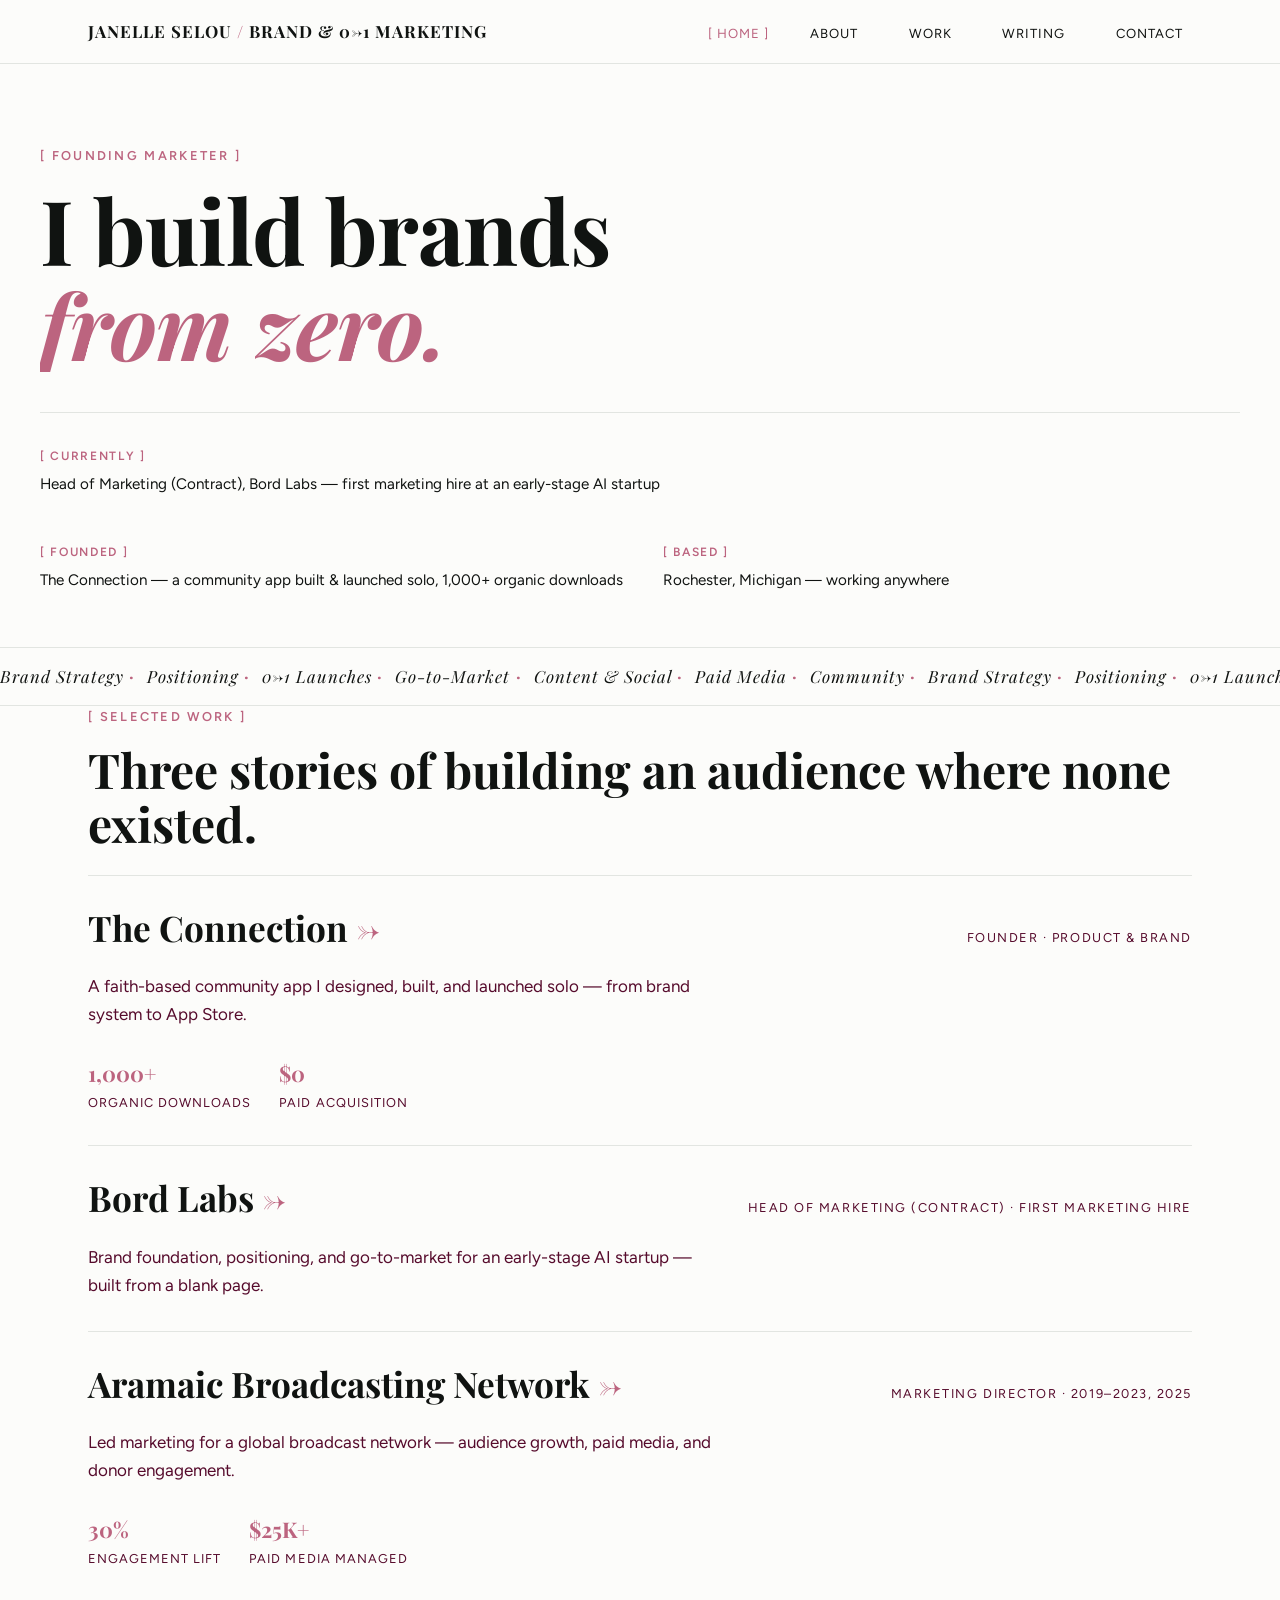
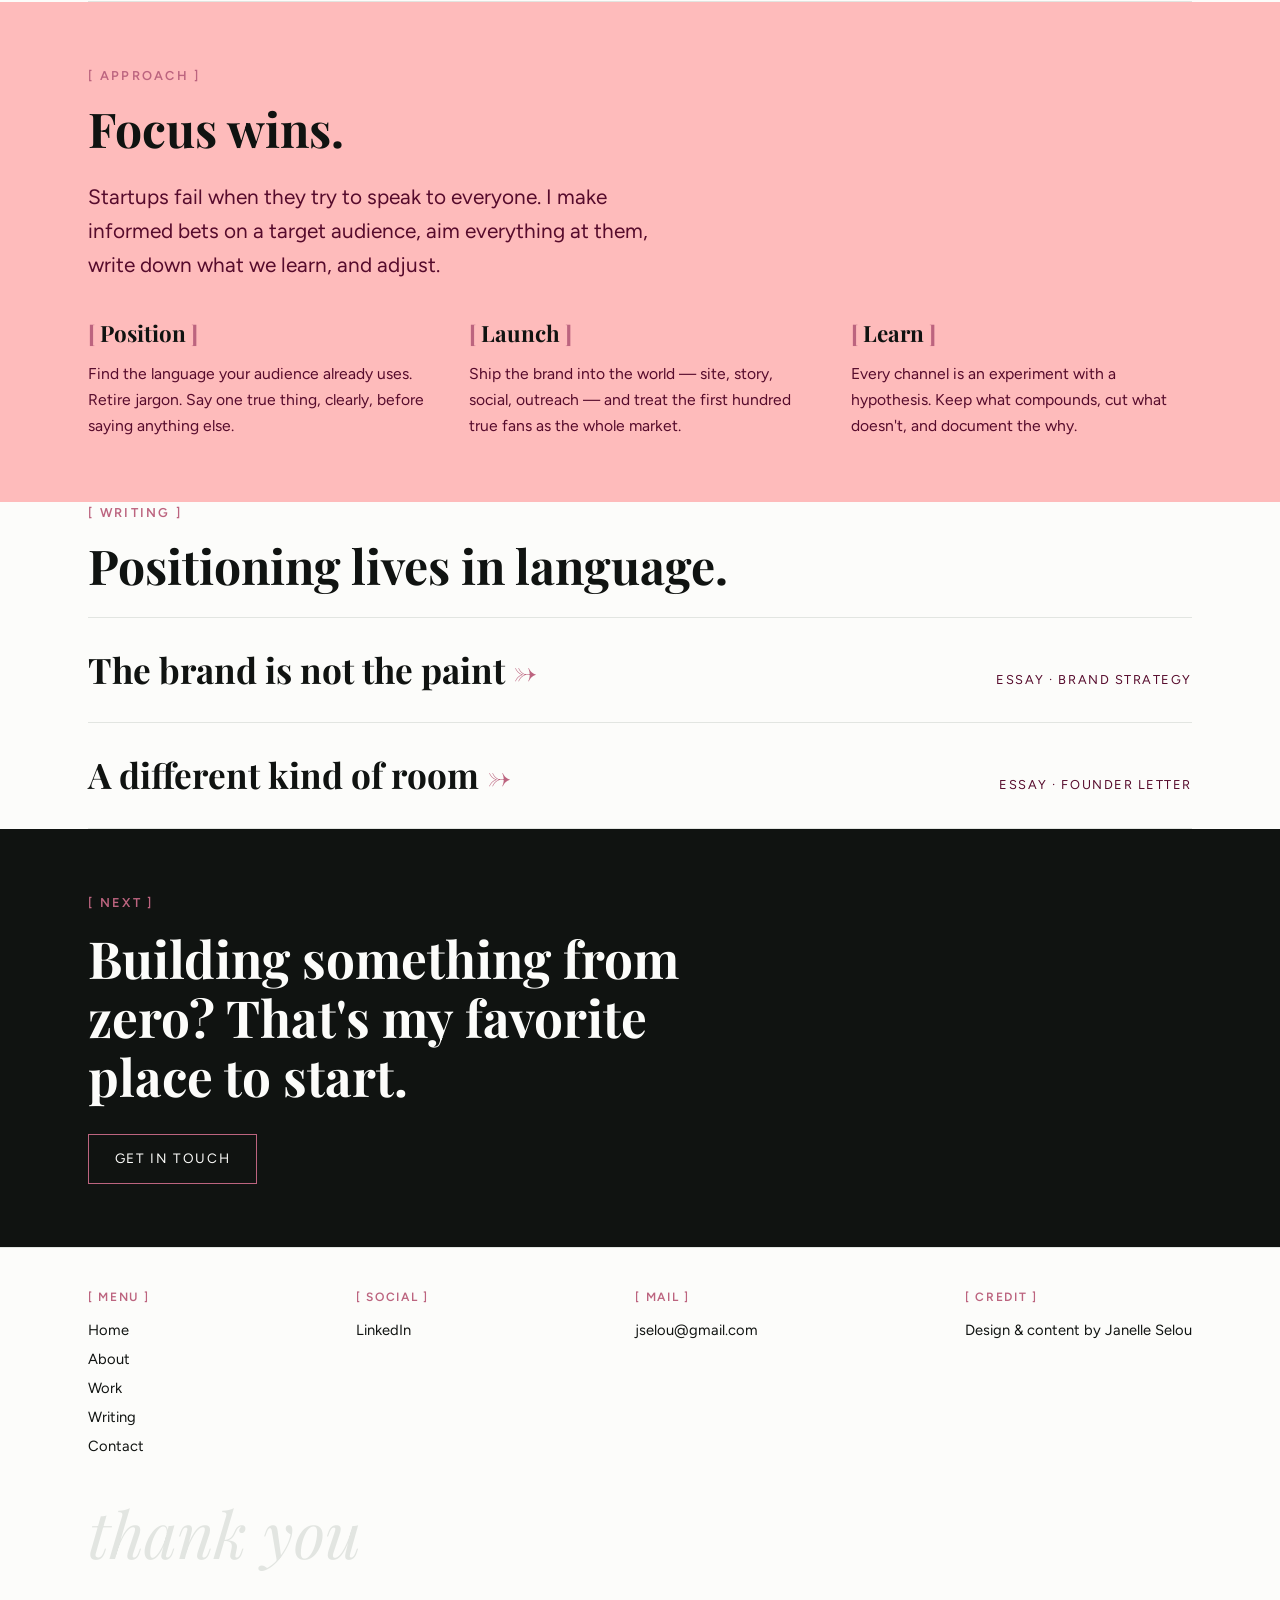
<file: index.html>
<!DOCTYPE html>
<html lang="en">
<head>
  <meta charset="UTF-8" />
  <meta name="viewport" content="width=device-width, initial-scale=1.0" />
  <title>Janelle Selou — Brand Builder & Founding Marketer</title>
  <meta name="description" content="Janelle Selou is a marketer who builds brands from zero — positioning, launch, and audience growth for early-stage products." />
  <link rel="preconnect" href="https://fonts.googleapis.com" />
  <link rel="preconnect" href="https://fonts.gstatic.com" crossorigin />
  <link href="https://fonts.googleapis.com/css2?family=Figtree:wght@400;500;600&family=Playfair+Display:ital,wght@0,700;1,600;1,700&display=swap" rel="stylesheet" />
  <link rel="stylesheet" href="styles.css" />
  <script src="theme-loader.js"></script>
  <script defer src="https://cdn.vercel-insights.com/v1/script.js"></script>
</head>
<body>
  <header>
    <nav class="nav">
      <a href="index.html" class="nav-name">JANELLE SELOU <span>/</span> BRAND &amp; 0→1 MARKETING</a>
      <ul class="nav-links">
        <li><a href="index.html" class="active">Home</a></li>
        <li><a href="about.html">About</a></li>
        <li><a href="work.html">Work</a></li>
            <li><a href="writing.html">Writing</a></li>
        <li><a href="contact.html">Contact</a></li>
      </ul>
    </nav>
  </header>

  <main>
    <section class="hero wrap">
      <p class="eyebrow">Founding Marketer</p>
      <h1 class="display"><span data-split>I build brands</span><br /><em data-split>from zero.</em></h1>
      <div class="hero-meta">
        <div class="meta-item reveal">
          <p class="label">Currently</p>
          <p>Head of Marketing (Contract), Bord Labs — first marketing hire at an early-stage AI startup</p>
        </div>
        <div class="meta-item reveal">
          <p class="label">Founded</p>
          <p>The Connection — a community app built &amp; launched solo, 1,000+ organic downloads</p>
        </div>
        <div class="meta-item reveal">
          <p class="label">Based</p>
          <p>Rochester, Michigan — working anywhere</p>
        </div>
      </div>
    </section>

    <div class="marquee" aria-hidden="true">
      <div class="marquee-track">
        <span>Brand Strategy <b class="dot">·</b></span><span>Positioning <b class="dot">·</b></span><span>0→1 Launches <b class="dot">·</b></span><span>Go-to-Market <b class="dot">·</b></span><span>Content &amp; Social <b class="dot">·</b></span><span>Paid Media <b class="dot">·</b></span><span>Community <b class="dot">·</b></span><span>Brand Strategy <b class="dot">·</b></span><span>Positioning <b class="dot">·</b></span><span>0→1 Launches <b class="dot">·</b></span><span>Go-to-Market <b class="dot">·</b></span><span>Content &amp; Social <b class="dot">·</b></span><span>Paid Media <b class="dot">·</b></span><span>Community <b class="dot">·</b></span>
      </div>
    </div>

    <section class="wrap">
      <p class="eyebrow reveal">Selected Work</p>
      <h2 class="section-title reveal">Three stories of building an audience where none existed.</h2>
      <div class="work-list">
        <a class="work-card reveal" href="work.html">
          <h3>The Connection <span class="arrow">→</span></h3>
          <span class="tag">Founder · Product &amp; Brand</span>
          <p>A faith-based community app I designed, built, and launched solo — from brand system to App Store.</p>
          <div class="stats">
            <div class="stat"><b>1,000+</b><span>organic downloads</span></div>
            <div class="stat"><b>$0</b><span>paid acquisition</span></div>
          </div>
        </a>
        <a class="work-card reveal" href="work.html">
          <h3>Bord Labs <span class="arrow">→</span></h3>
          <span class="tag">Head of Marketing (Contract) · First Marketing Hire</span>
          <p>Brand foundation, positioning, and go-to-market for an early-stage AI startup — built from a blank page.</p>
        </a>
        <a class="work-card reveal" href="work.html">
          <h3>Aramaic Broadcasting Network <span class="arrow">→</span></h3>
          <span class="tag">Marketing Director · 2019–2023, 2025</span>
          <p>Led marketing for a global broadcast network — audience growth, paid media, and donor engagement.</p>
          <div class="stats">
            <div class="stat"><b>30%</b><span>engagement lift</span></div>
            <div class="stat"><b>$25K+</b><span>paid media managed</span></div>
          </div>
        </a>
      </div>
    </section>

    <section class="tint">
      <div class="wrap">
        <p class="eyebrow reveal">Approach</p>
        <h2 class="section-title reveal">Focus wins.</h2>
        <p class="lede reveal">Startups fail when they try to speak to everyone. I make informed bets on a target audience, aim everything at them, write down what we learn, and adjust.</p>
        <div class="grid-3">
          <div class="reveal">
            <h3>Position</h3>
            <p>Find the language your audience already uses. Retire jargon. Say one true thing, clearly, before saying anything else.</p>
          </div>
          <div class="reveal">
            <h3>Launch</h3>
            <p>Ship the brand into the world — site, story, social, outreach — and treat the first hundred true fans as the whole market.</p>
          </div>
          <div class="reveal">
            <h3>Learn</h3>
            <p>Every channel is an experiment with a hypothesis. Keep what compounds, cut what doesn't, and document the why.</p>
          </div>
        </div>
      </div>
    </section>

    <section class="wrap">
      <p class="eyebrow reveal">Writing</p>
      <h2 class="section-title reveal">Positioning lives in language.</h2>
      <div class="work-list">
        <a class="work-card reveal" href="writing-brand.html">
          <h3>The brand is not the paint <span class="arrow">→</span></h3>
          <span class="tag">Essay · Brand Strategy</span>
        </a>
        <a class="work-card reveal" href="writing-connection.html">
          <h3>A different kind of room <span class="arrow">→</span></h3>
          <span class="tag">Essay · Founder Letter</span>
        </a>
      </div>
    </section>

    <section class="cta-band">
      <div class="wrap">
        <p class="eyebrow reveal">Next</p>
        <h2 class="reveal">Building something from zero? That's my favorite place to start.</h2>
        <a class="btn reveal" href="contact.html">Get in touch</a>
      </div>
    </section>
  </main>

  <footer>
    <div class="wrap">
      <div class="footer-grid">
        <div>
          <p class="label">Menu</p>
          <ul>
            <li><a href="index.html">Home</a></li>
            <li><a href="about.html">About</a></li>
            <li><a href="work.html">Work</a></li>
            <li><a href="writing.html">Writing</a></li>
            <li><a href="contact.html">Contact</a></li>
          </ul>
        </div>
        <div>
          <p class="label">Social</p>
          <ul>
            <li><a href="https://www.linkedin.com/in/janelle-selou-9a8a5a1a1/" target="_blank" rel="noopener">LinkedIn</a></li>
          </ul>
        </div>
        <div>
          <p class="label">Mail</p>
          <ul><li><a href="mailto:jselou@gmail.com">jselou@gmail.com</a></li></ul>
        </div>
        <div>
          <p class="label">Credit</p>
          <ul><li>Design &amp; content by Janelle Selou</li></ul>
        </div>
      </div>
      <p class="footer-thanks">thank you</p>
    </div>
  </footer>

  <script src="script.js"></script>
</body>
</html>
</file>
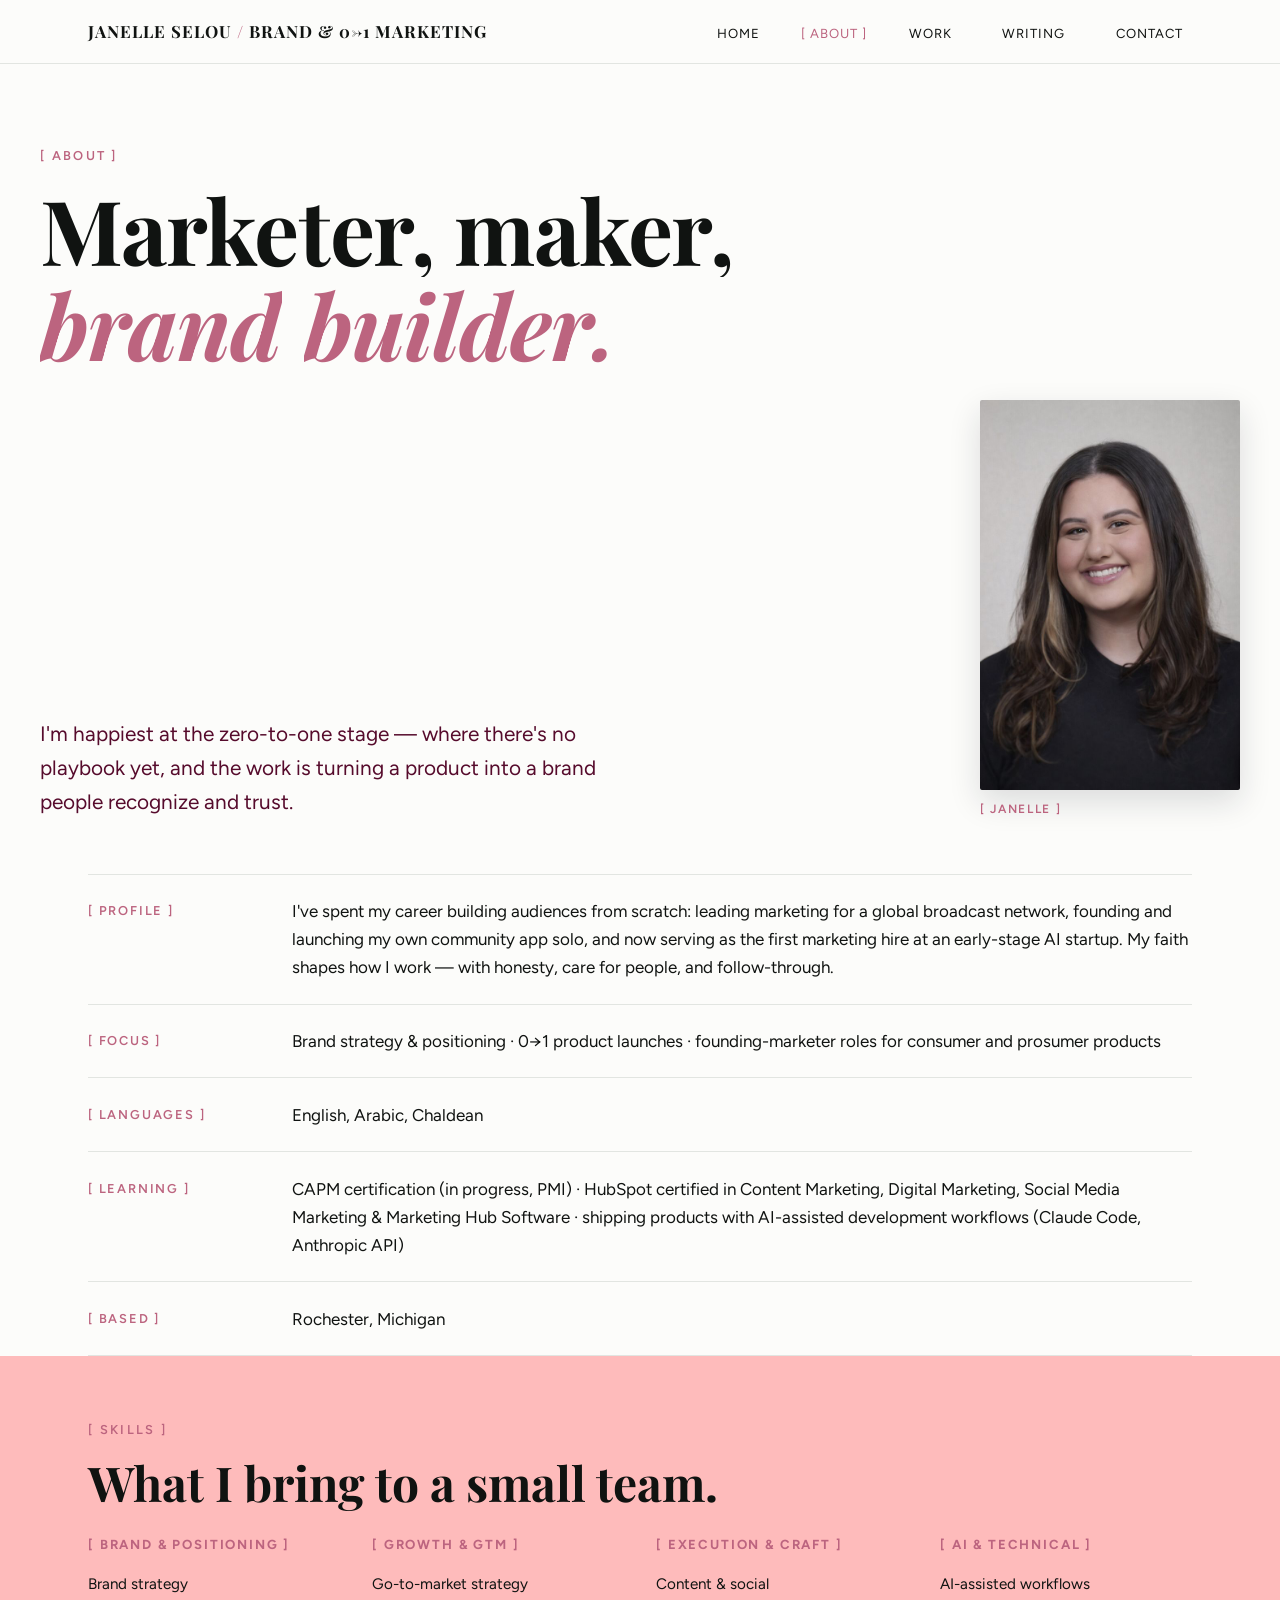
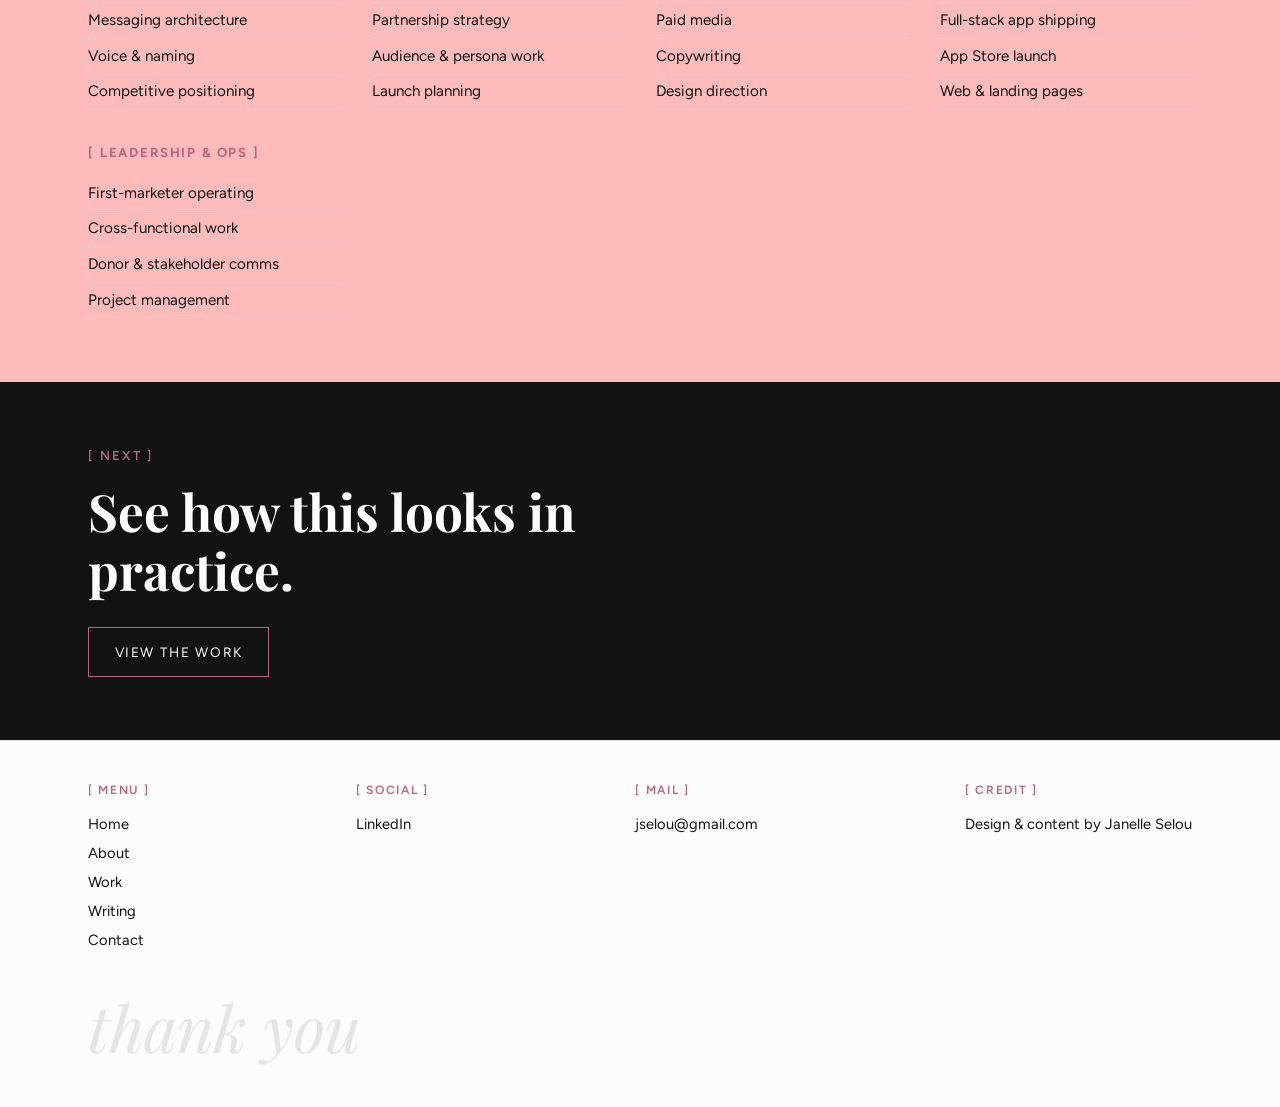
<file: about.html>
<!DOCTYPE html>
<html lang="en">
<head>
  <meta charset="UTF-8" />
  <meta name="viewport" content="width=device-width, initial-scale=1.0" />
  <title>About — Janelle Selou</title>
  <meta name="description" content="About Janelle Selou — brand builder, founding marketer, and founder of The Connection." />
  <link rel="preconnect" href="https://fonts.googleapis.com" />
  <link rel="preconnect" href="https://fonts.gstatic.com" crossorigin />
  <link href="https://fonts.googleapis.com/css2?family=Figtree:wght@400;500;600&family=Playfair+Display:ital,wght@0,700;1,600;1,700&display=swap" rel="stylesheet" />
  <link rel="stylesheet" href="styles.css" />
  <script src="theme-loader.js"></script>
  <script defer src="https://cdn.vercel-insights.com/v1/script.js"></script>
</head>
<body>
  <header>
    <nav class="nav">
      <a href="index.html" class="nav-name">JANELLE SELOU <span>/</span> BRAND &amp; 0→1 MARKETING</a>
      <ul class="nav-links">
        <li><a href="index.html">Home</a></li>
        <li><a href="about.html" class="active">About</a></li>
        <li><a href="work.html">Work</a></li>
            <li><a href="writing.html">Writing</a></li>
        <li><a href="contact.html">Contact</a></li>
      </ul>
    </nav>
  </header>

  <main>
    <section class="hero wrap">
      <p class="eyebrow">About</p>
      <h1 class="display"><span data-split>Marketer, maker,</span><br /><em data-split>brand builder.</em></h1>
      <div class="about-hero-grid">
        <p class="lede reveal">I'm happiest at the zero-to-one stage — where there's no playbook yet, and the work is turning a product into a brand people recognize and trust.</p>
        <figure class="portrait reveal"><img src="headshot.jpg" alt="Portrait of Janelle Selou" width="640" height="960" /><figcaption>[ Janelle ]</figcaption></figure>
      </div>
    </section>

    <section class="wrap" style="padding-top:0">
      <div class="info-row reveal">
        <p class="label">Profile</p>
        <p id="about-profile"></p>
      </div>
      <div class="info-row reveal">
        <p class="label">Focus</p>
        <p id="about-focus"></p>
      </div>
      <div class="info-row reveal">
        <p class="label">Languages</p>
        <p id="about-languages"></p>
      </div>
      <div class="info-row reveal">
        <p class="label">Learning</p>
        <p id="about-learning"></p>
      </div>
      <div class="info-row reveal">
        <p class="label">Based</p>
        <p id="about-based"></p>
      </div>
    </section>

    <section class="tint">
      <div class="wrap">
        <p class="eyebrow reveal">Skills</p>
        <h2 class="section-title reveal">What I bring to a small team.</h2>
        <div class="skills-grid" id="skills-grid"></div>
      </div>
    </section>

    <section class="cta-band">
      <div class="wrap">
        <p class="eyebrow reveal">Next</p>
        <h2 class="reveal">See how this looks in practice.</h2>
        <a class="btn reveal" href="work.html">View the work</a>
      </div>
    </section>
  </main>

  <footer>
    <div class="wrap">
      <div class="footer-grid">
        <div>
          <p class="label">Menu</p>
          <ul>
            <li><a href="index.html">Home</a></li>
            <li><a href="about.html">About</a></li>
            <li><a href="work.html">Work</a></li>
            <li><a href="writing.html">Writing</a></li>
            <li><a href="contact.html">Contact</a></li>
          </ul>
        </div>
        <div>
          <p class="label">Social</p>
          <ul>
            <li><a href="https://www.linkedin.com/in/janelle-selou-9a8a5a1a1/" target="_blank" rel="noopener">LinkedIn</a></li>
          </ul>
        </div>
        <div>
          <p class="label">Mail</p>
          <ul><li><a href="mailto:jselou@gmail.com">jselou@gmail.com</a></li></ul>
        </div>
        <div>
          <p class="label">Credit</p>
          <ul><li>Design &amp; content by Janelle Selou</li></ul>
        </div>
      </div>
      <p class="footer-thanks">thank you</p>
    </div>
  </footer>

  <script src="script.js"></script>
  <script src="render-about.js"></script>
</body>
</html>
</file>
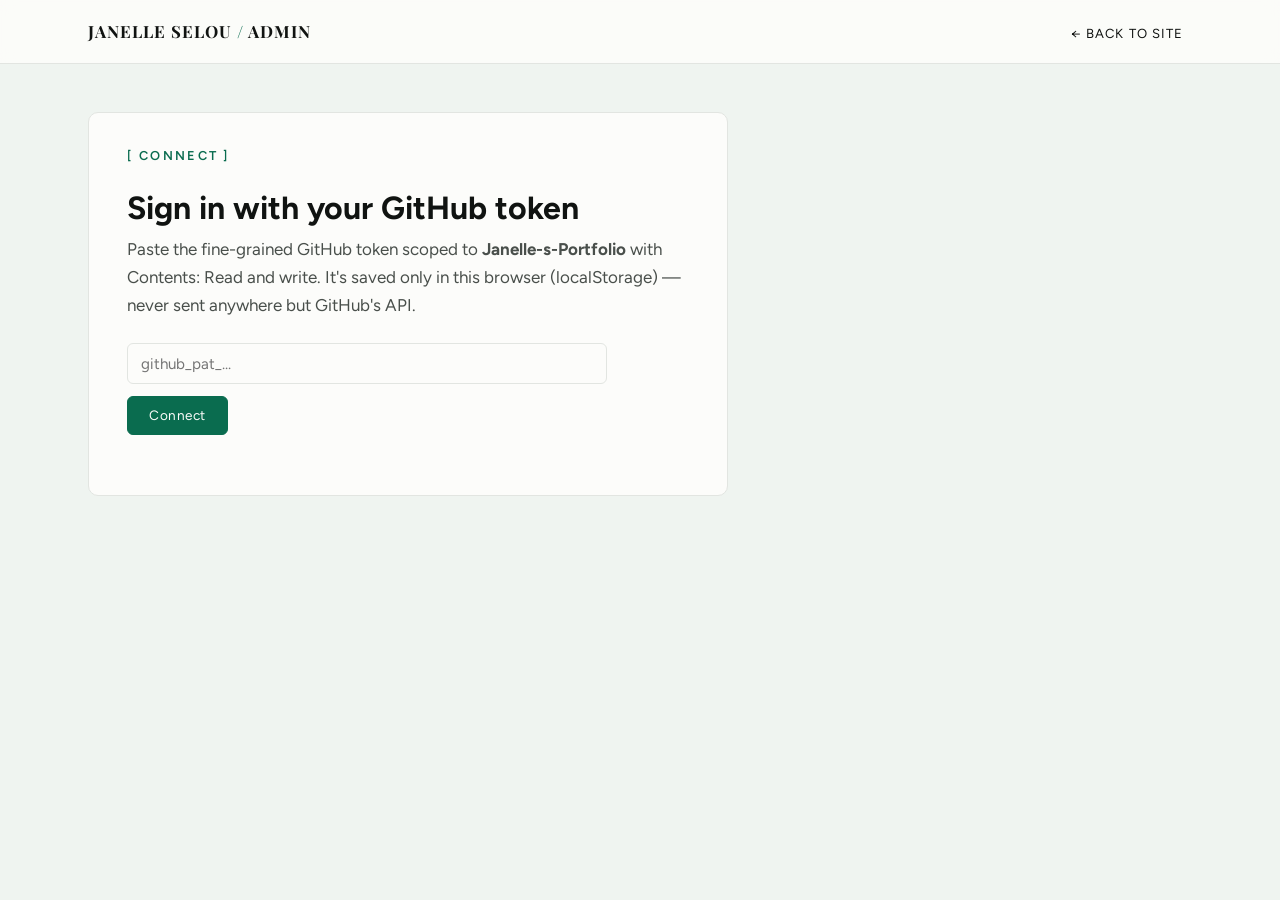
<file: admin.html>
<!DOCTYPE html>
<html lang="en">
<head>
  <meta charset="UTF-8" />
  <meta name="viewport" content="width=device-width, initial-scale=1.0" />
  <meta name="robots" content="noindex, nofollow" />
  <title>Admin — Janelle Selou</title>
  <link rel="preconnect" href="https://fonts.googleapis.com" />
  <link rel="preconnect" href="https://fonts.gstatic.com" crossorigin />
  <link href="https://fonts.googleapis.com/css2?family=Figtree:wght@400;500;600&family=Playfair+Display:ital,wght@0,700;1,600;1,700&display=swap" rel="stylesheet" />
  <link rel="stylesheet" href="styles.css" />
  <link rel="stylesheet" href="admin.css" />
  <script defer src="https://cdn.vercel-insights.com/v1/script.js"></script>
</head>
<body class="admin-body">

  <header>
    <nav class="nav">
      <a href="index.html" class="nav-name">JANELLE SELOU <span>/</span> ADMIN</a>
      <ul class="nav-links">
        <li><a href="index.html">← Back to site</a></li>
      </ul>
    </nav>
  </header>

  <main class="wrap admin-wrap">

    <section id="gate" class="admin-card">
      <p class="eyebrow">Connect</p>
      <h1 class="section-title" style="font-size:2rem">Sign in with your GitHub token</h1>
      <p style="color:var(--ink-soft); max-width:60ch; margin-bottom:1.25rem">
        Paste the fine-grained GitHub token scoped to <strong>Janelle-s-Portfolio</strong> with Contents: Read and write.
        It's saved only in this browser (localStorage) — never sent anywhere but GitHub's API.
      </p>
      <input id="token-input" type="password" placeholder="github_pat_..." class="admin-input" style="max-width:480px" />
      <button id="connect-btn" class="admin-btn">Connect</button>
      <p id="gate-error" class="admin-error"></p>
    </section>

    <section id="app" class="hidden">
      <div class="admin-toprow">
        <p class="eyebrow" style="margin:0">Connected as <span id="who"></span></p>
        <button id="logout-btn" class="admin-btn admin-btn-ghost">Log out</button>
      </div>

      <div class="admin-tabs">
        <button class="admin-tab active" data-tab="theme">Theme</button>
        <button class="admin-tab" data-tab="work">Work</button>
        <button class="admin-tab" data-tab="writing">Writing</button>
        <button class="admin-tab" data-tab="about">About</button>
      </div>

      <!-- THEME -->
      <div class="admin-panel active" id="panel-theme">
        <h2 class="section-title" style="font-size:1.6rem">Colors &amp; Fonts</h2>
        <p style="color:var(--ink-soft); margin-bottom:1.5rem">Changes apply across the whole site. Fonts must be a real <a href="https://fonts.google.com" target="_blank" rel="noopener">Google Fonts</a> name (e.g. "Playfair Display", "Inter").</p>
        <div class="admin-grid-2" id="theme-form"></div>
        <button class="admin-btn" id="save-theme">Save Theme</button>
        <span class="admin-status" id="status-theme"></span>
      </div>

      <!-- WORK -->
      <div class="admin-panel" id="panel-work">
        <h2 class="section-title" style="font-size:1.6rem">Work / Case Studies</h2>
        <div id="work-items"></div>
        <button class="admin-btn admin-btn-ghost" id="add-work-item">+ Add case study</button>
        <div style="margin-top:1.5rem">
          <button class="admin-btn" id="save-work">Save Work Page</button>
          <span class="admin-status" id="status-work"></span>
        </div>
      </div>

      <!-- WRITING -->
      <div class="admin-panel" id="panel-writing">
        <h2 class="section-title" style="font-size:1.6rem">Writing / Blog Posts</h2>
        <p style="color:var(--ink-soft); margin-bottom:1rem">In the body field: separate paragraphs with a blank line. Start a line with <code>## </code> to make it a heading.</p>
        <div id="writing-items"></div>
        <button class="admin-btn admin-btn-ghost" id="add-writing-item">+ Add post</button>
        <div style="margin-top:1.5rem">
          <button class="admin-btn" id="save-writing">Save Writing</button>
          <span class="admin-status" id="status-writing"></span>
        </div>
      </div>

      <!-- ABOUT -->
      <div class="admin-panel" id="panel-about">
        <h2 class="section-title" style="font-size:1.6rem">About Page Text</h2>
        <div class="admin-field">
          <label>Profile paragraph</label>
          <textarea id="about-profile" class="admin-input" rows="3"></textarea>
        </div>
        <div class="admin-field">
          <label>Focus line</label>
          <input id="about-focus" class="admin-input" />
        </div>
        <div class="admin-field">
          <label>Languages</label>
          <input id="about-languages" class="admin-input" />
        </div>
        <div class="admin-field">
          <label>Learning / Certifications</label>
          <input id="about-learning" class="admin-input" />
        </div>
        <div class="admin-field">
          <label>Based</label>
          <input id="about-based" class="admin-input" />
        </div>
        <h3 style="font-family:var(--font-display); margin:1.5rem 0 0.75rem">Skills grid</h3>
        <div id="skills-items" class="admin-grid-2"></div>
        <div style="margin-top:1.5rem">
          <button class="admin-btn" id="save-about">Save About Page</button>
          <span class="admin-status" id="status-about"></span>
        </div>
      </div>

    </section>
  </main>

  <script src="admin.js"></script>
</body>
</html>
</file>
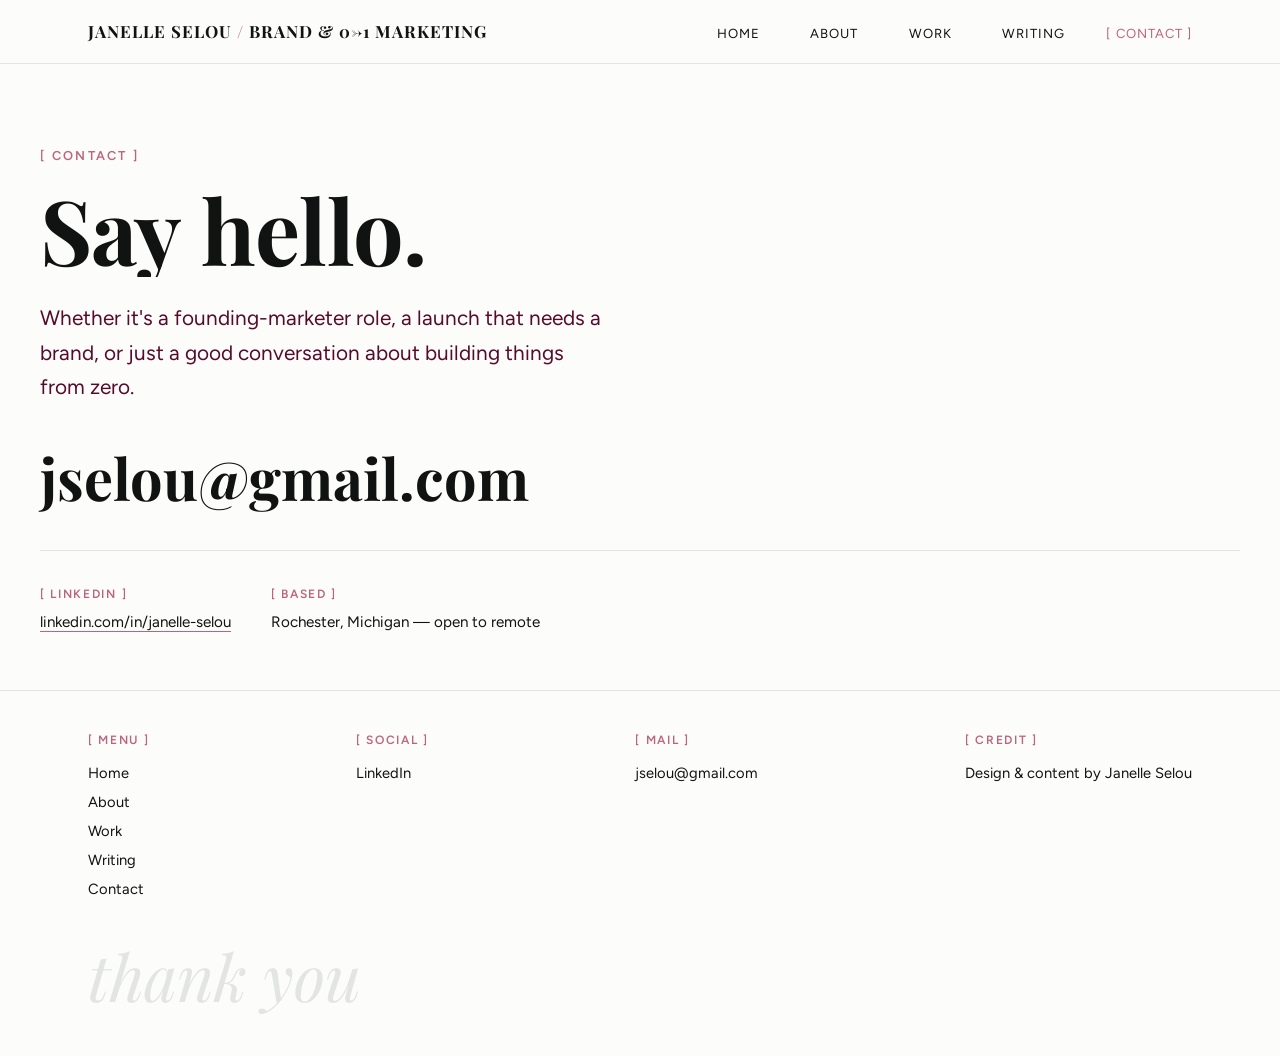
<file: contact.html>
<!DOCTYPE html>
<html lang="en">
<head>
  <meta charset="UTF-8" />
  <meta name="viewport" content="width=device-width, initial-scale=1.0" />
  <title>Contact — Janelle Selou</title>
  <meta name="description" content="Get in touch with Janelle Selou." />
  <link rel="preconnect" href="https://fonts.googleapis.com" />
  <link rel="preconnect" href="https://fonts.gstatic.com" crossorigin />
  <link href="https://fonts.googleapis.com/css2?family=Figtree:wght@400;500;600&family=Playfair+Display:ital,wght@0,700;1,600;1,700&display=swap" rel="stylesheet" />
  <link rel="stylesheet" href="styles.css" />
  <script src="theme-loader.js"></script>
  <script defer src="https://cdn.vercel-insights.com/v1/script.js"></script>
</head>
<body>
  <header>
    <nav class="nav">
      <a href="index.html" class="nav-name">JANELLE SELOU <span>/</span> BRAND &amp; 0→1 MARKETING</a>
      <ul class="nav-links">
        <li><a href="index.html">Home</a></li>
        <li><a href="about.html">About</a></li>
        <li><a href="work.html">Work</a></li>
            <li><a href="writing.html">Writing</a></li>
        <li><a href="contact.html" class="active">Contact</a></li>
      </ul>
    </nav>
  </header>

  <main>
    <section class="hero wrap" style="min-height:55vh">
      <p class="eyebrow">Contact</p>
      <h1 class="display"><span data-split>Say hello.</span></h1>
      <p class="lede reveal" style="margin-top:1.5rem">Whether it's a founding-marketer role, a launch that needs a brand, or just a good conversation about building things from zero.</p>
      <div style="margin-top:2.5rem" class="reveal">
        <a class="contact-big" href="mailto:jselou@gmail.com">jselou@gmail.com</a>
      </div>
      <div class="hero-meta">
        <div class="meta-item reveal">
          <p class="label">LinkedIn</p>
          <p><a href="https://www.linkedin.com/in/janelle-selou-9a8a5a1a1/" target="_blank" rel="noopener" style="border-bottom:1px solid var(--gold)">linkedin.com/in/janelle-selou</a></p>
        </div>
        <div class="meta-item reveal">
          <p class="label">Based</p>
          <p>Rochester, Michigan — open to remote</p>
        </div>
      </div>
    </section>
  </main>

  <footer>
    <div class="wrap">
      <div class="footer-grid">
        <div>
          <p class="label">Menu</p>
          <ul>
            <li><a href="index.html">Home</a></li>
            <li><a href="about.html">About</a></li>
            <li><a href="work.html">Work</a></li>
            <li><a href="writing.html">Writing</a></li>
            <li><a href="contact.html">Contact</a></li>
          </ul>
        </div>
        <div>
          <p class="label">Social</p>
          <ul>
            <li><a href="https://www.linkedin.com/in/janelle-selou-9a8a5a1a1/" target="_blank" rel="noopener">LinkedIn</a></li>
          </ul>
        </div>
        <div>
          <p class="label">Mail</p>
          <ul><li><a href="mailto:jselou@gmail.com">jselou@gmail.com</a></li></ul>
        </div>
        <div>
          <p class="label">Credit</p>
          <ul><li>Design &amp; content by Janelle Selou</li></ul>
        </div>
      </div>
      <p class="footer-thanks">thank you</p>
    </div>
  </footer>

  <script src="script.js"></script>
</body>
</html>
</file>
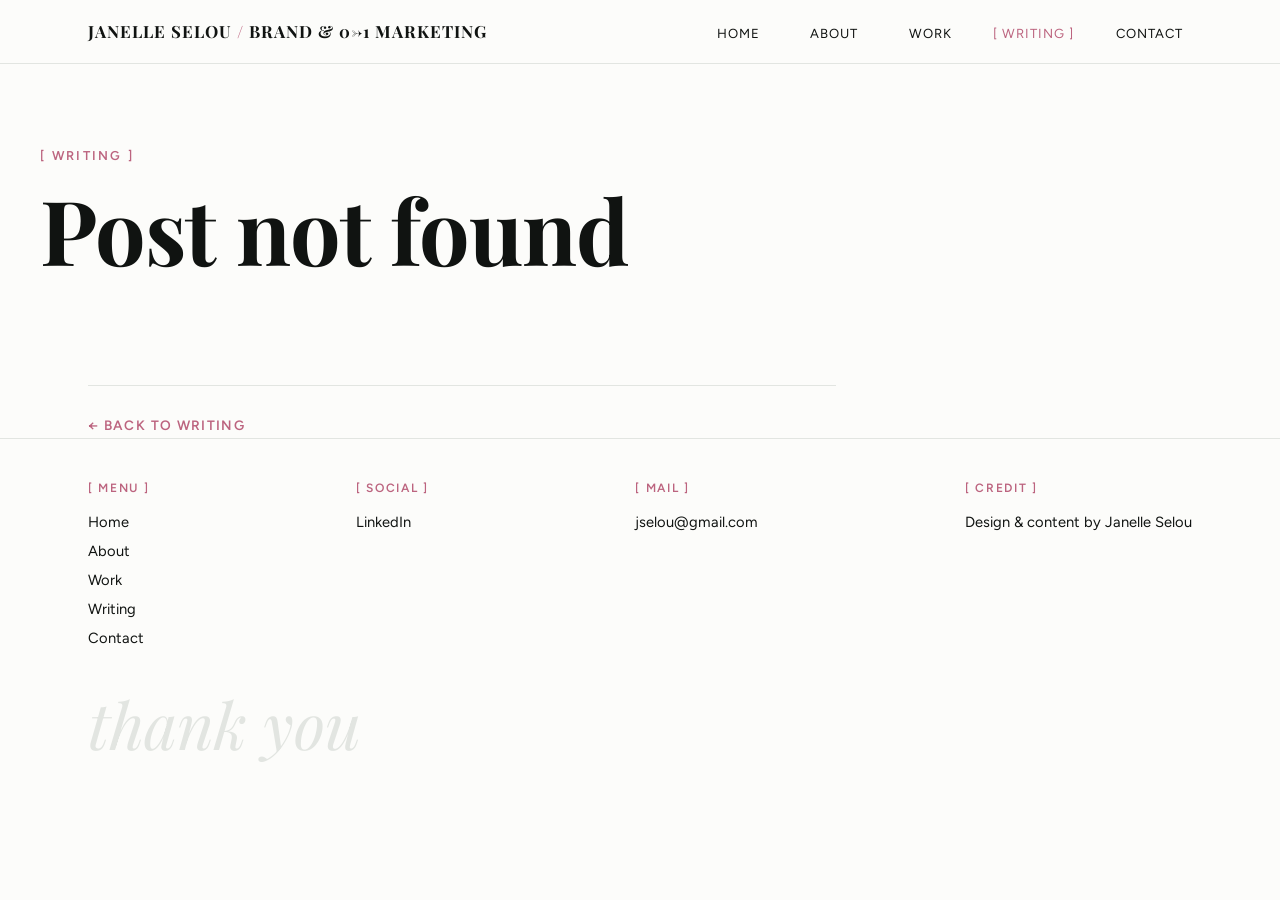
<file: post.html>
<!DOCTYPE html>
<html lang="en">
<head>
  <meta charset="UTF-8" />
  <meta name="viewport" content="width=device-width, initial-scale=1.0" />
  <title id="page-title">Writing — Janelle Selou</title>
  <meta id="page-description" name="description" content="Essays by Janelle Selou." />
  <link rel="preconnect" href="https://fonts.googleapis.com" />
  <link rel="preconnect" href="https://fonts.gstatic.com" crossorigin />
  <link href="https://fonts.googleapis.com/css2?family=Figtree:wght@400;500;600&family=Playfair+Display:ital,wght@0,700;1,600;1,700&display=swap" rel="stylesheet" />
  <link rel="stylesheet" href="styles.css" />
  <script src="theme-loader.js"></script>
  <script defer src="https://cdn.vercel-insights.com/v1/script.js"></script>
</head>
<body>
  <header>
    <nav class="nav">
      <a href="index.html" class="nav-name">JANELLE SELOU <span>/</span> BRAND &amp; 0→1 MARKETING</a>
      <ul class="nav-links">
        <li><a href="index.html">Home</a></li>
        <li><a href="about.html">About</a></li>
        <li><a href="work.html">Work</a></li>
        <li><a href="writing.html" class="active">Writing</a></li>
        <li><a href="contact.html">Contact</a></li>
      </ul>
    </nav>
  </header>

  <main>
    <section class="hero wrap" style="padding-bottom:1rem">
      <p class="eyebrow"><a href="writing.html">Writing</a></p>
      <h1 class="display article-title" id="post-title">Loading…</h1>
      <p class="lede" style="margin-top:1.25rem" id="post-deck"></p>
    </section>
    <section class="wrap" style="padding-top:1.5rem">
      <div class="article-body" id="post-body"></div>
      <p class="article-back"><a href="writing.html">← Back to Writing</a></p>
    </section>
  </main>

  <footer>
    <div class="wrap">
      <div class="footer-grid">
        <div>
          <p class="label">Menu</p>
          <ul>
            <li><a href="index.html">Home</a></li>
            <li><a href="about.html">About</a></li>
            <li><a href="work.html">Work</a></li>
            <li><a href="writing.html">Writing</a></li>
            <li><a href="contact.html">Contact</a></li>
          </ul>
        </div>
        <div>
          <p class="label">Social</p>
          <ul>
            <li><a href="https://www.linkedin.com/in/janelle-selou-9a8a5a1a1/" target="_blank" rel="noopener">LinkedIn</a></li>
          </ul>
        </div>
        <div>
          <p class="label">Mail</p>
          <ul><li><a href="mailto:jselou@gmail.com">jselou@gmail.com</a></li></ul>
        </div>
        <div>
          <p class="label">Credit</p>
          <ul><li>Design &amp; content by Janelle Selou</li></ul>
        </div>
      </div>
      <p class="footer-thanks">thank you</p>
    </div>
  </footer>

  <script src="script.js"></script>
  <script src="render-post.js"></script>
</body>
</html>
</file>
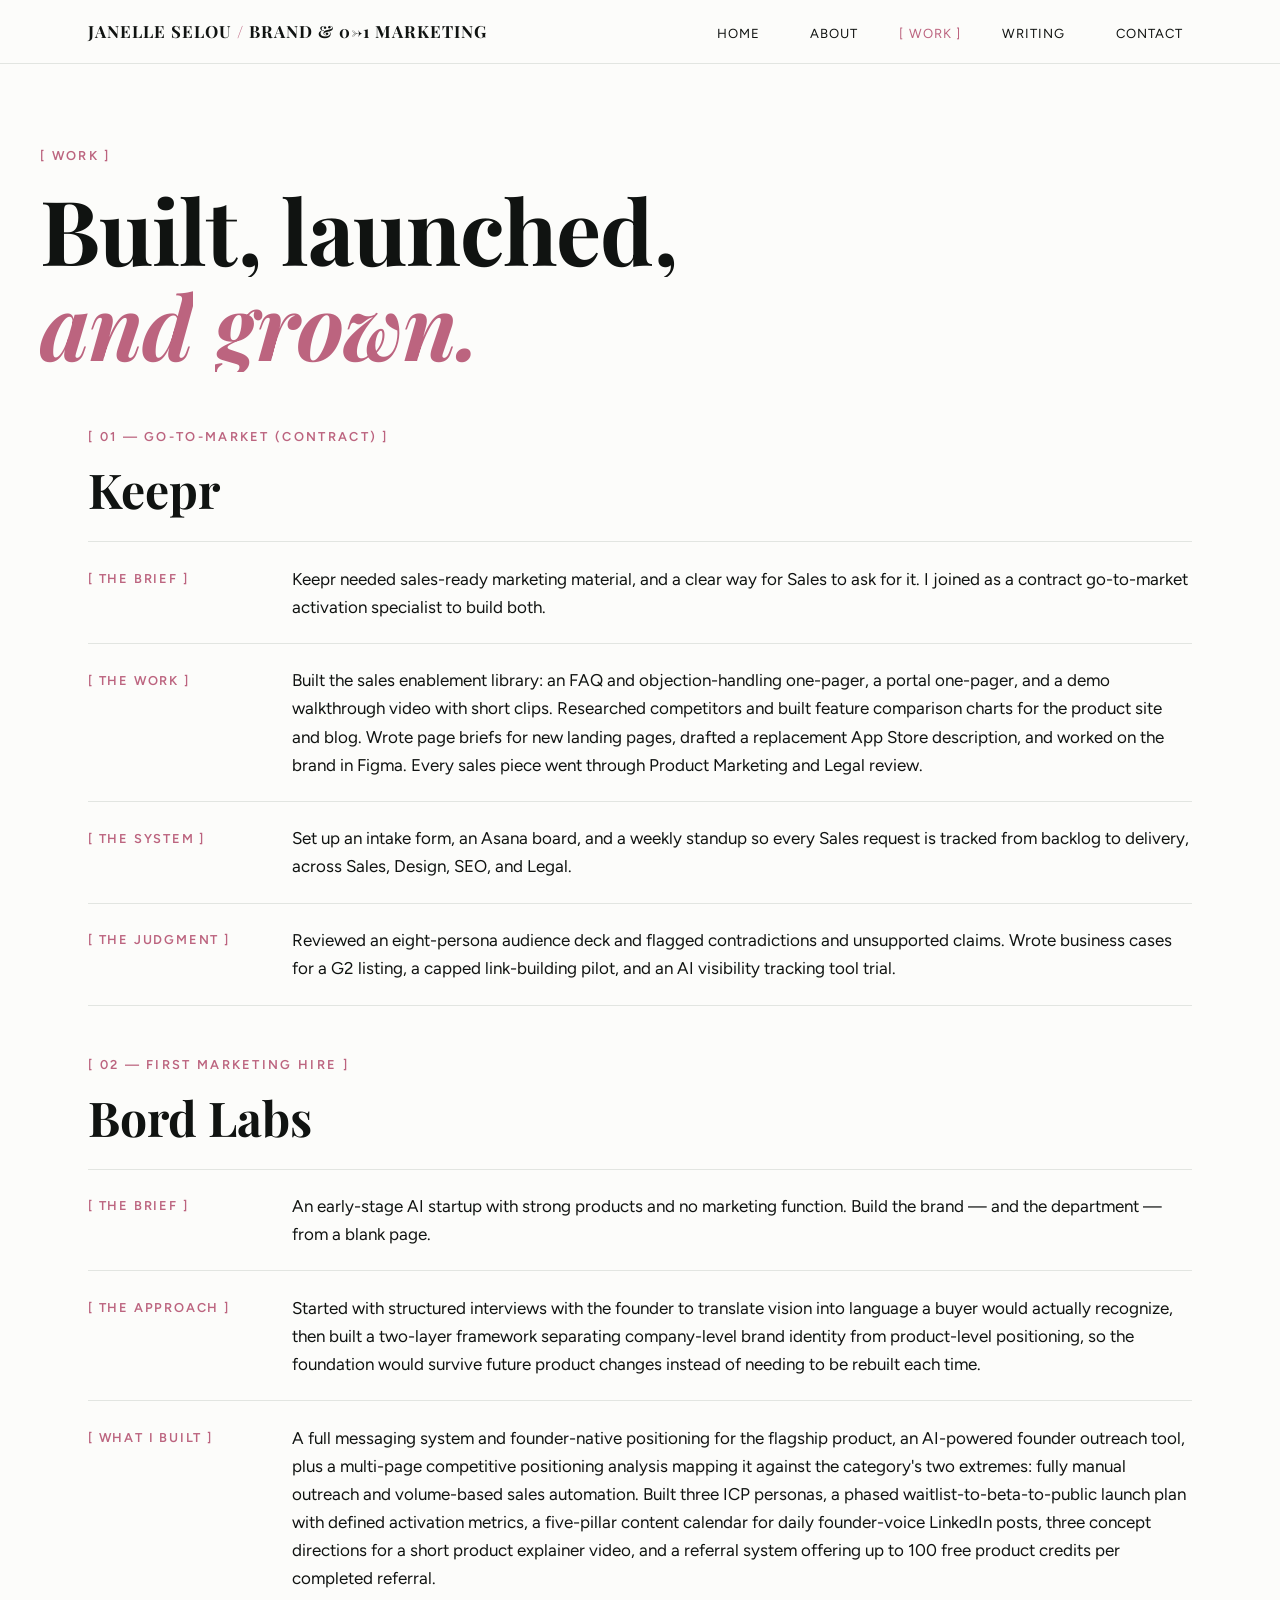
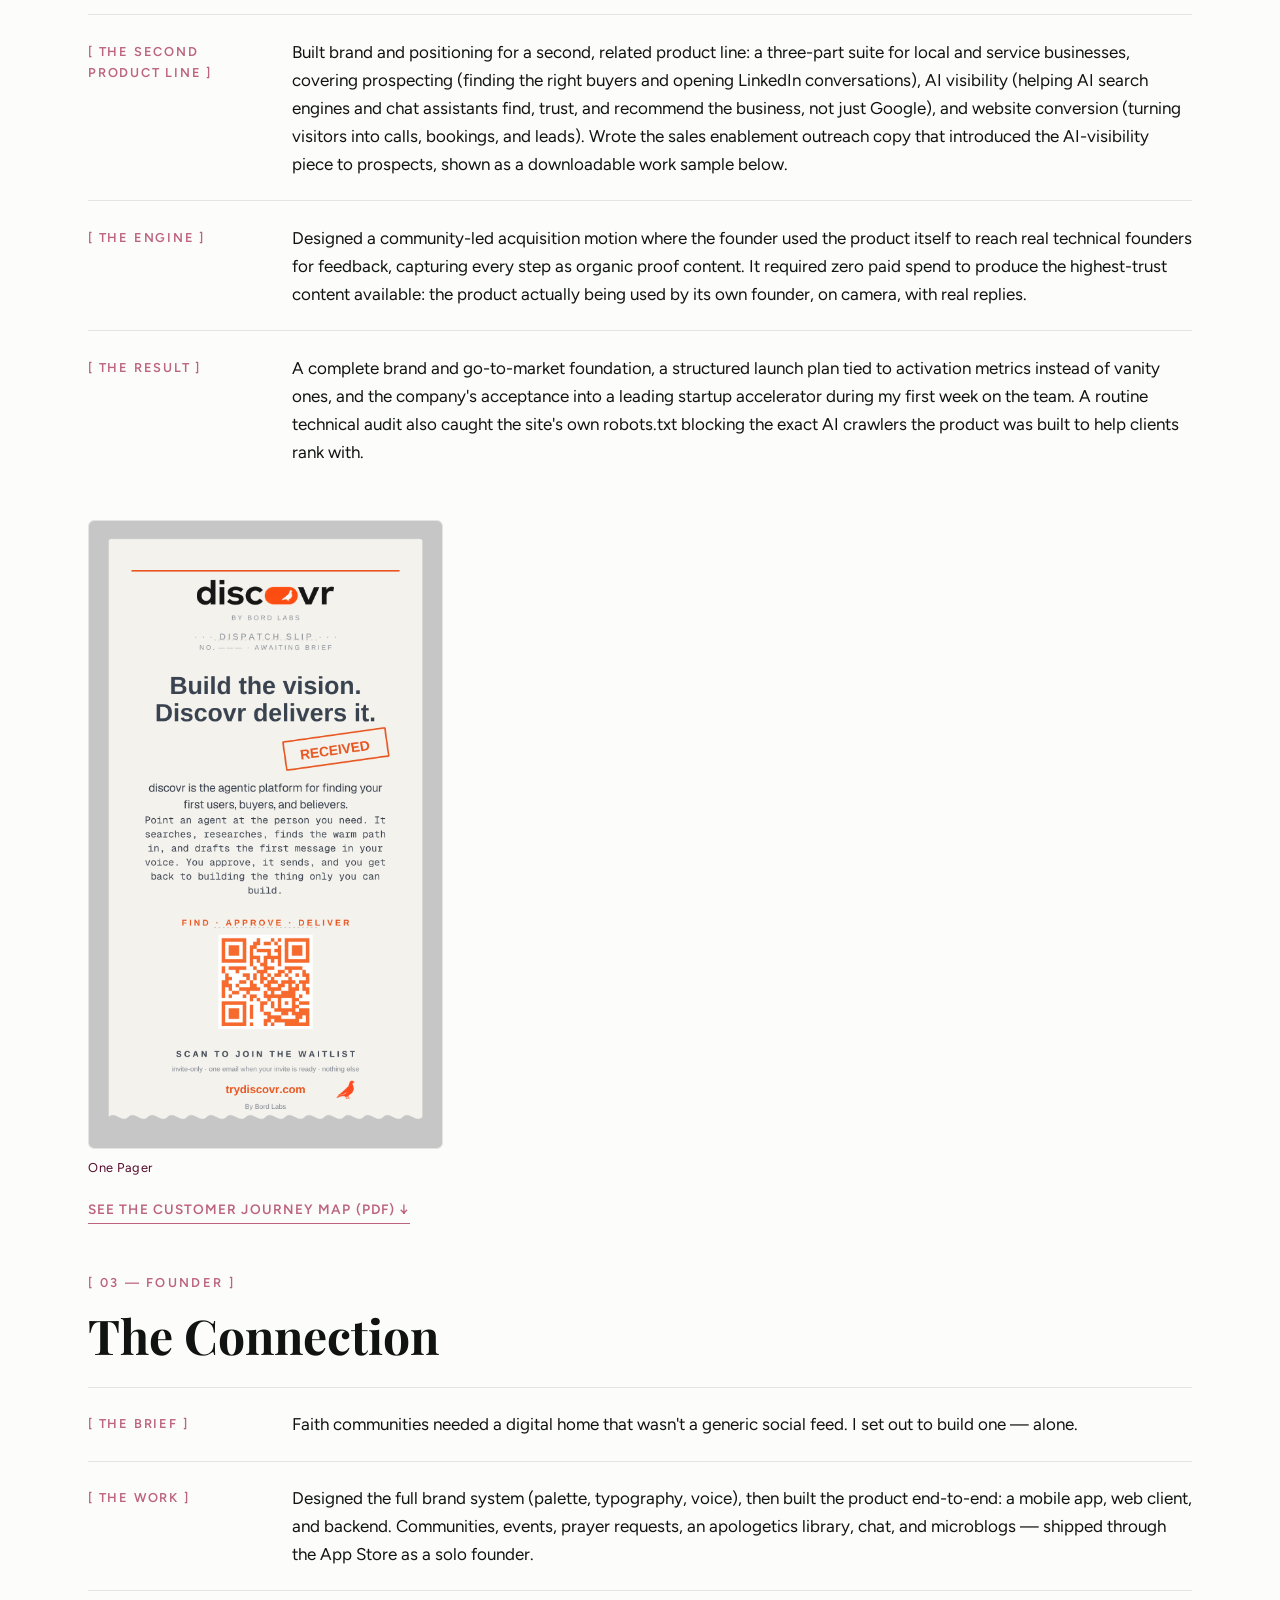
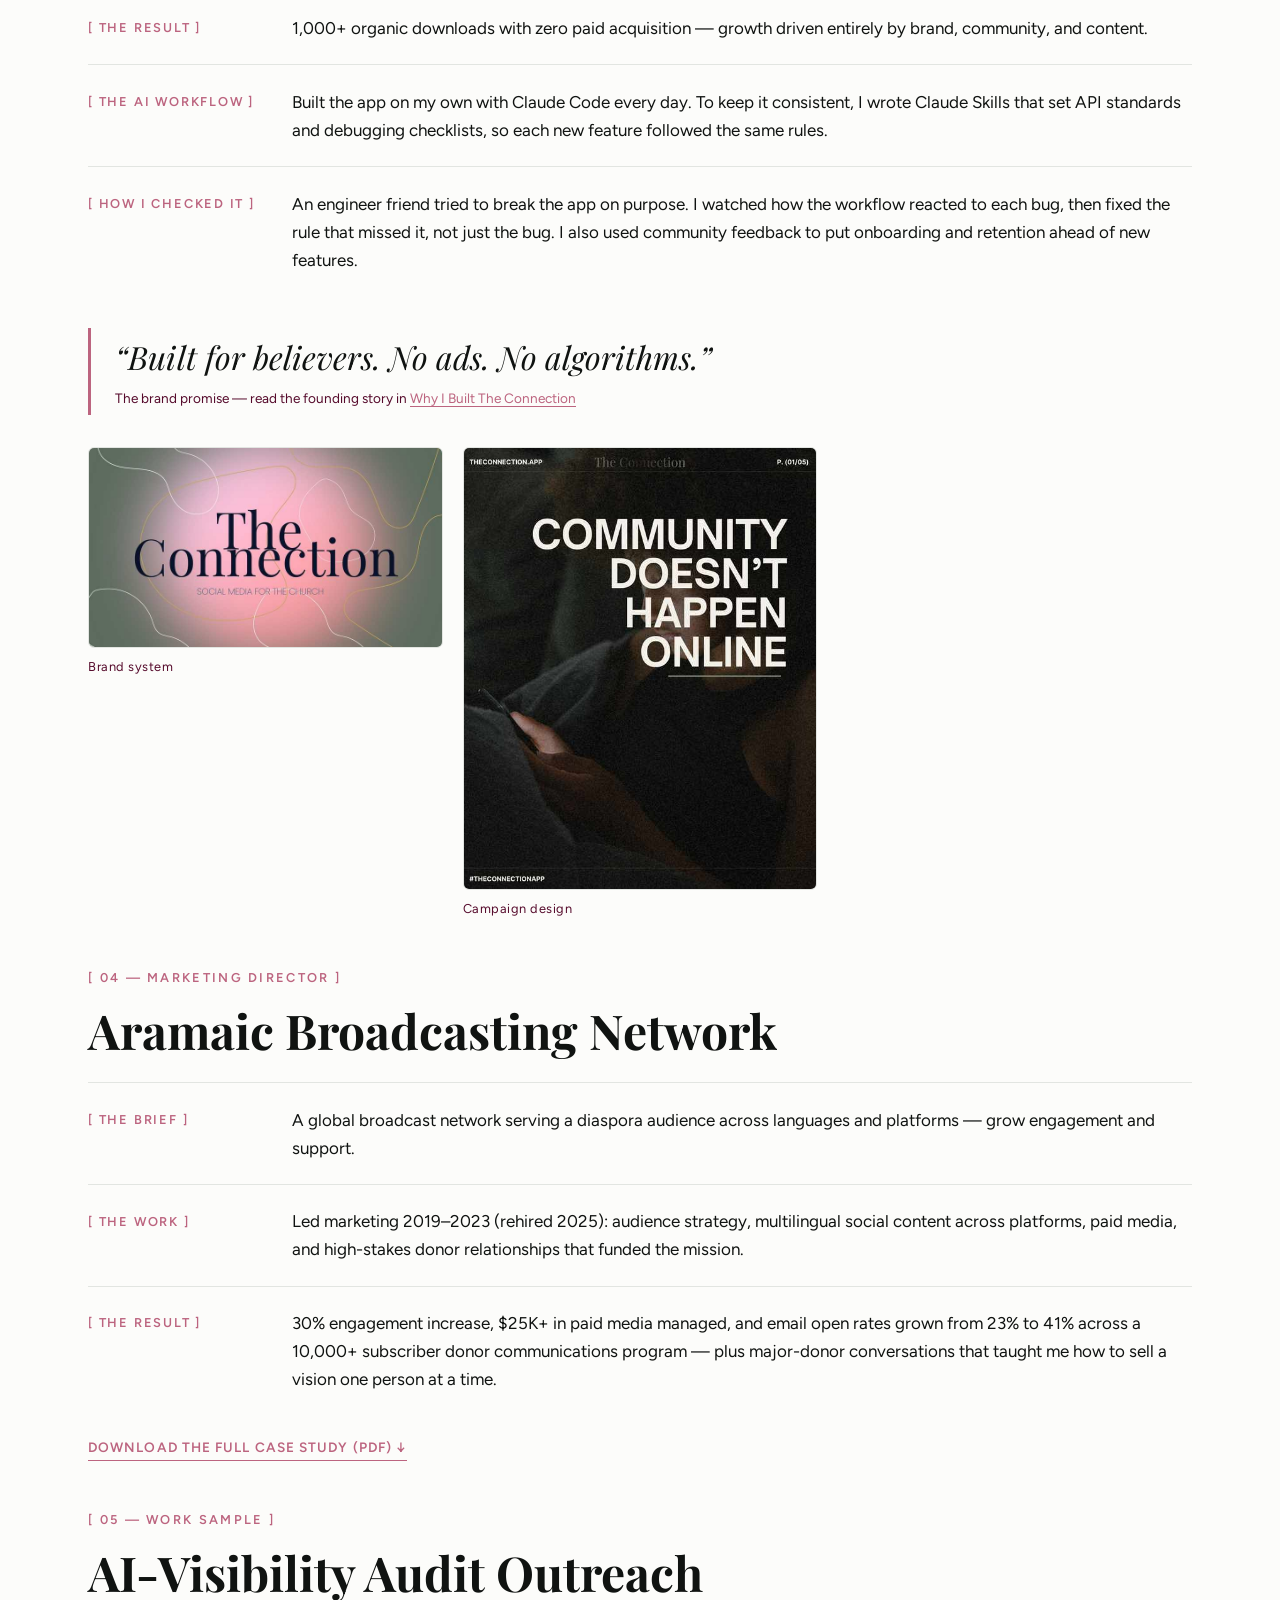
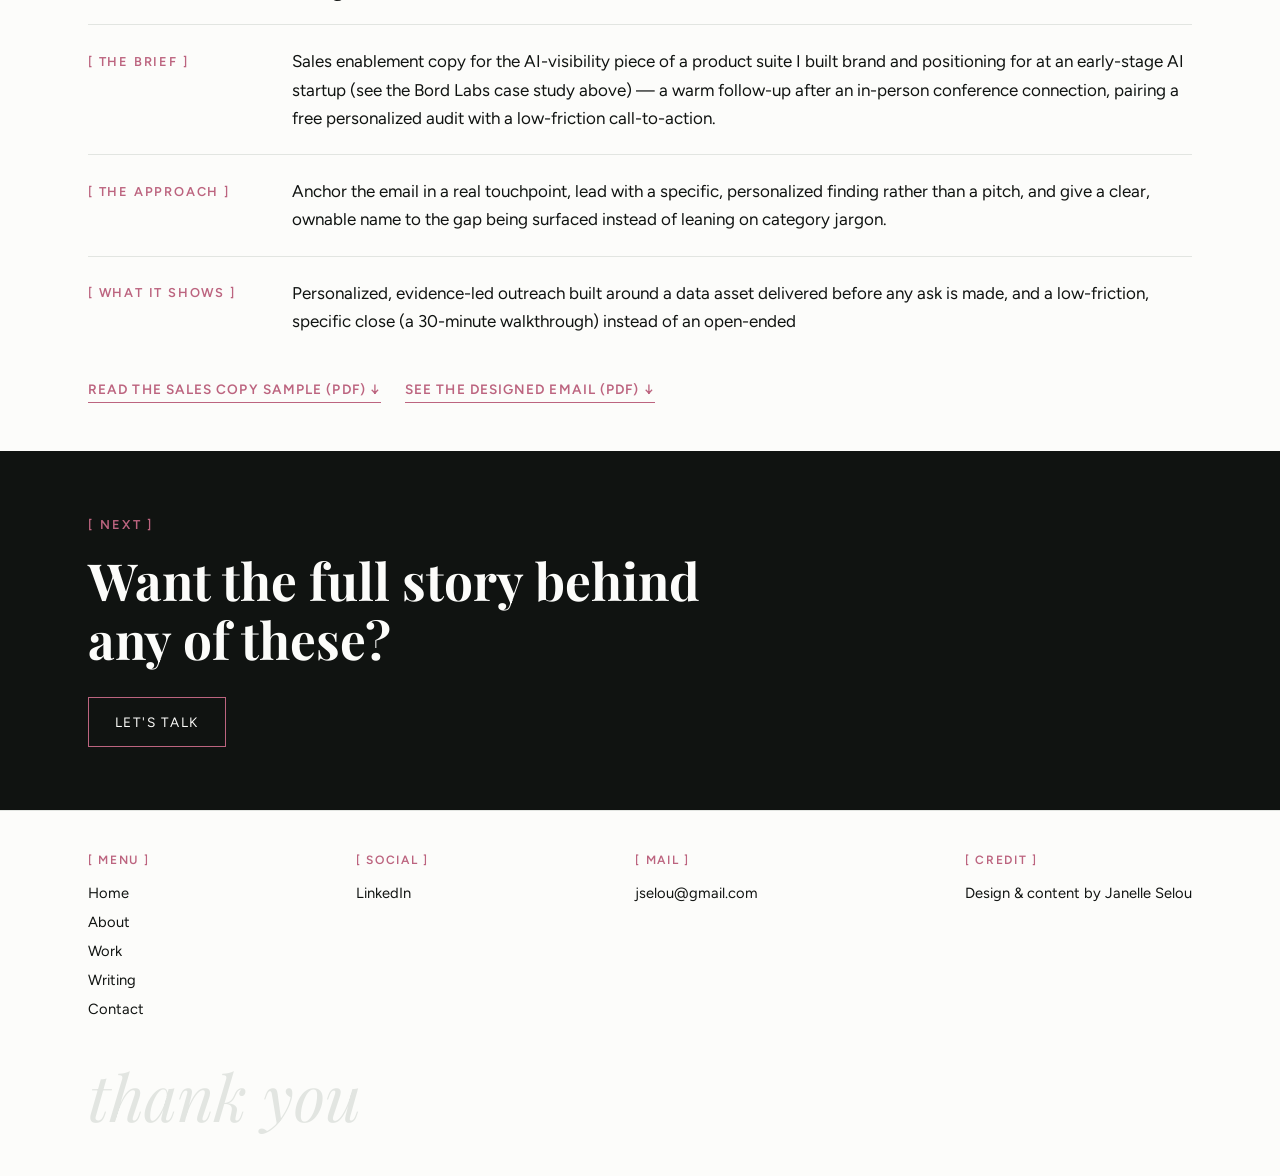
<file: work.html>
<!DOCTYPE html>
<html lang="en">
<head>
  <meta charset="UTF-8" />
  <meta name="viewport" content="width=device-width, initial-scale=1.0" />
  <title>Work — Janelle Selou</title>
  <meta name="description" content="Selected work by Janelle Selou — The Connection, Bord Labs, and Aramaic Broadcasting Network." />
  <link rel="preconnect" href="https://fonts.googleapis.com" />
  <link rel="preconnect" href="https://fonts.gstatic.com" crossorigin />
  <link href="https://fonts.googleapis.com/css2?family=Figtree:wght@400;500;600&family=Playfair+Display:ital,wght@0,700;1,600;1,700&display=swap" rel="stylesheet" />
  <link rel="stylesheet" href="styles.css" />
  <script src="theme-loader.js"></script>
  <script defer src="https://cdn.vercel-insights.com/v1/script.js"></script>
</head>
<body>
  <header>
    <nav class="nav">
      <a href="index.html" class="nav-name">JANELLE SELOU <span>/</span> BRAND &amp; 0→1 MARKETING</a>
      <ul class="nav-links">
        <li><a href="index.html">Home</a></li>
        <li><a href="about.html">About</a></li>
        <li><a href="work.html" class="active">Work</a></li>
            <li><a href="writing.html">Writing</a></li>
        <li><a href="contact.html">Contact</a></li>
      </ul>
    </nav>
  </header>

  <main>
    <section class="hero wrap">
      <p class="eyebrow">Work</p>
      <h1 class="display"><span data-split>Built, launched,</span><br /><em data-split>and grown.</em></h1>
    </section>

    <section class="wrap" style="padding-top:0">
      <div id="work-list"></div>
    </section>

    <section class="cta-band">
      <div class="wrap">
        <p class="eyebrow reveal">Next</p>
        <h2 class="reveal">Want the full story behind any of these?</h2>
        <a class="btn reveal" href="contact.html">Let's talk</a>
      </div>
    </section>
  </main>

  <footer>
    <div class="wrap">
      <div class="footer-grid">
        <div>
          <p class="label">Menu</p>
          <ul>
            <li><a href="index.html">Home</a></li>
            <li><a href="about.html">About</a></li>
            <li><a href="work.html">Work</a></li>
            <li><a href="writing.html">Writing</a></li>
            <li><a href="contact.html">Contact</a></li>
          </ul>
        </div>
        <div>
          <p class="label">Social</p>
          <ul>
            <li><a href="https://www.linkedin.com/in/janelle-selou-9a8a5a1a1/" target="_blank" rel="noopener">LinkedIn</a></li>
          </ul>
        </div>
        <div>
          <p class="label">Mail</p>
          <ul><li><a href="mailto:jselou@gmail.com">jselou@gmail.com</a></li></ul>
        </div>
        <div>
          <p class="label">Credit</p>
          <ul><li>Design &amp; content by Janelle Selou</li></ul>
        </div>
      </div>
      <p class="footer-thanks">thank you</p>
    </div>
  </footer>

  <script src="script.js"></script>
  <script src="render-work.js"></script>
</body>
</html>
</file>
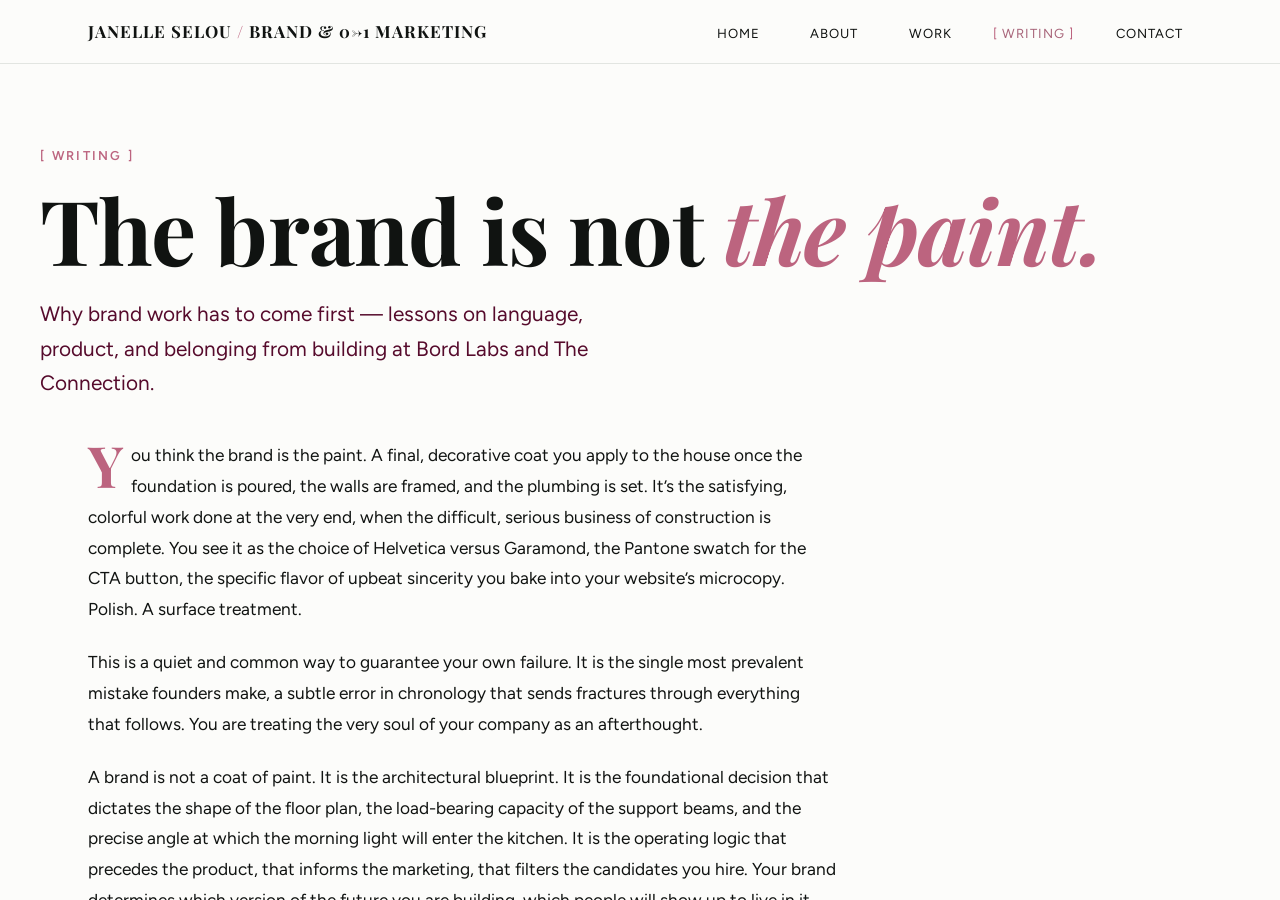
<file: writing-brand.html>
<!DOCTYPE html>
<html lang="en">
<head>
  <meta charset="UTF-8" />
  <meta http-equiv="refresh" content="0; url=post.html?slug=brand-is-not-the-paint" />
  <link rel="canonical" href="post.html?slug=brand-is-not-the-paint" />
  <title>The brand is not the paint. — Janelle Selou</title>
  <script defer src="https://cdn.vercel-insights.com/v1/script.js"></script>
</head>
<body>
  <p>This essay moved. Redirecting to <a href="post.html?slug=brand-is-not-the-paint">The brand is not the paint.</a></p>
</body>
</html>
</file>
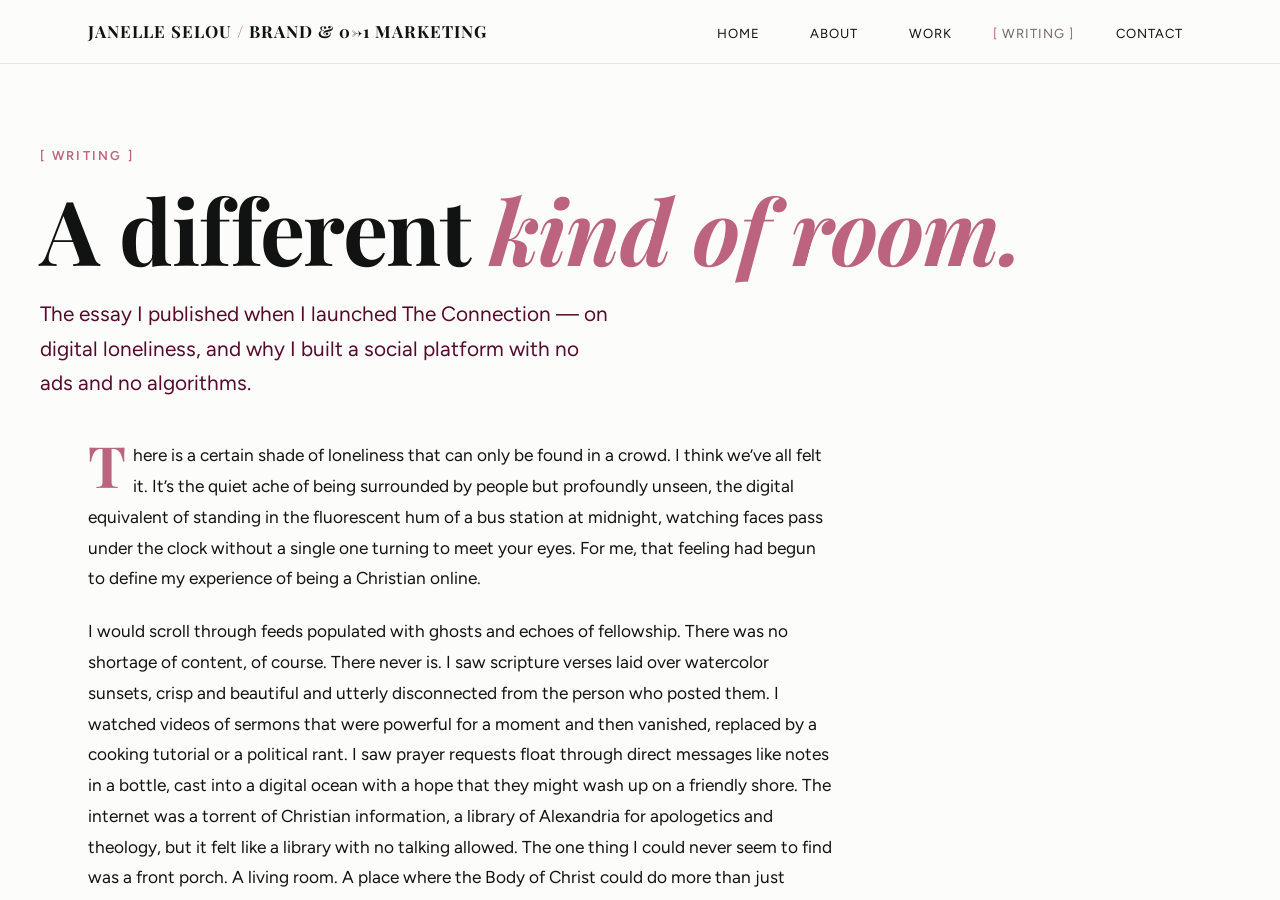
<file: writing-connection.html>
<!DOCTYPE html>
<html lang="en">
<head>
  <meta charset="UTF-8" />
  <meta http-equiv="refresh" content="0; url=post.html?slug=a-different-kind-of-room" />
  <link rel="canonical" href="post.html?slug=a-different-kind-of-room" />
  <title>A different kind of room. — Janelle Selou</title>
  <script defer src="https://cdn.vercel-insights.com/v1/script.js"></script>
</head>
<body>
  <p>This essay moved. Redirecting to <a href="post.html?slug=a-different-kind-of-room">A different kind of room.</a></p>
</body>
</html>
</file>
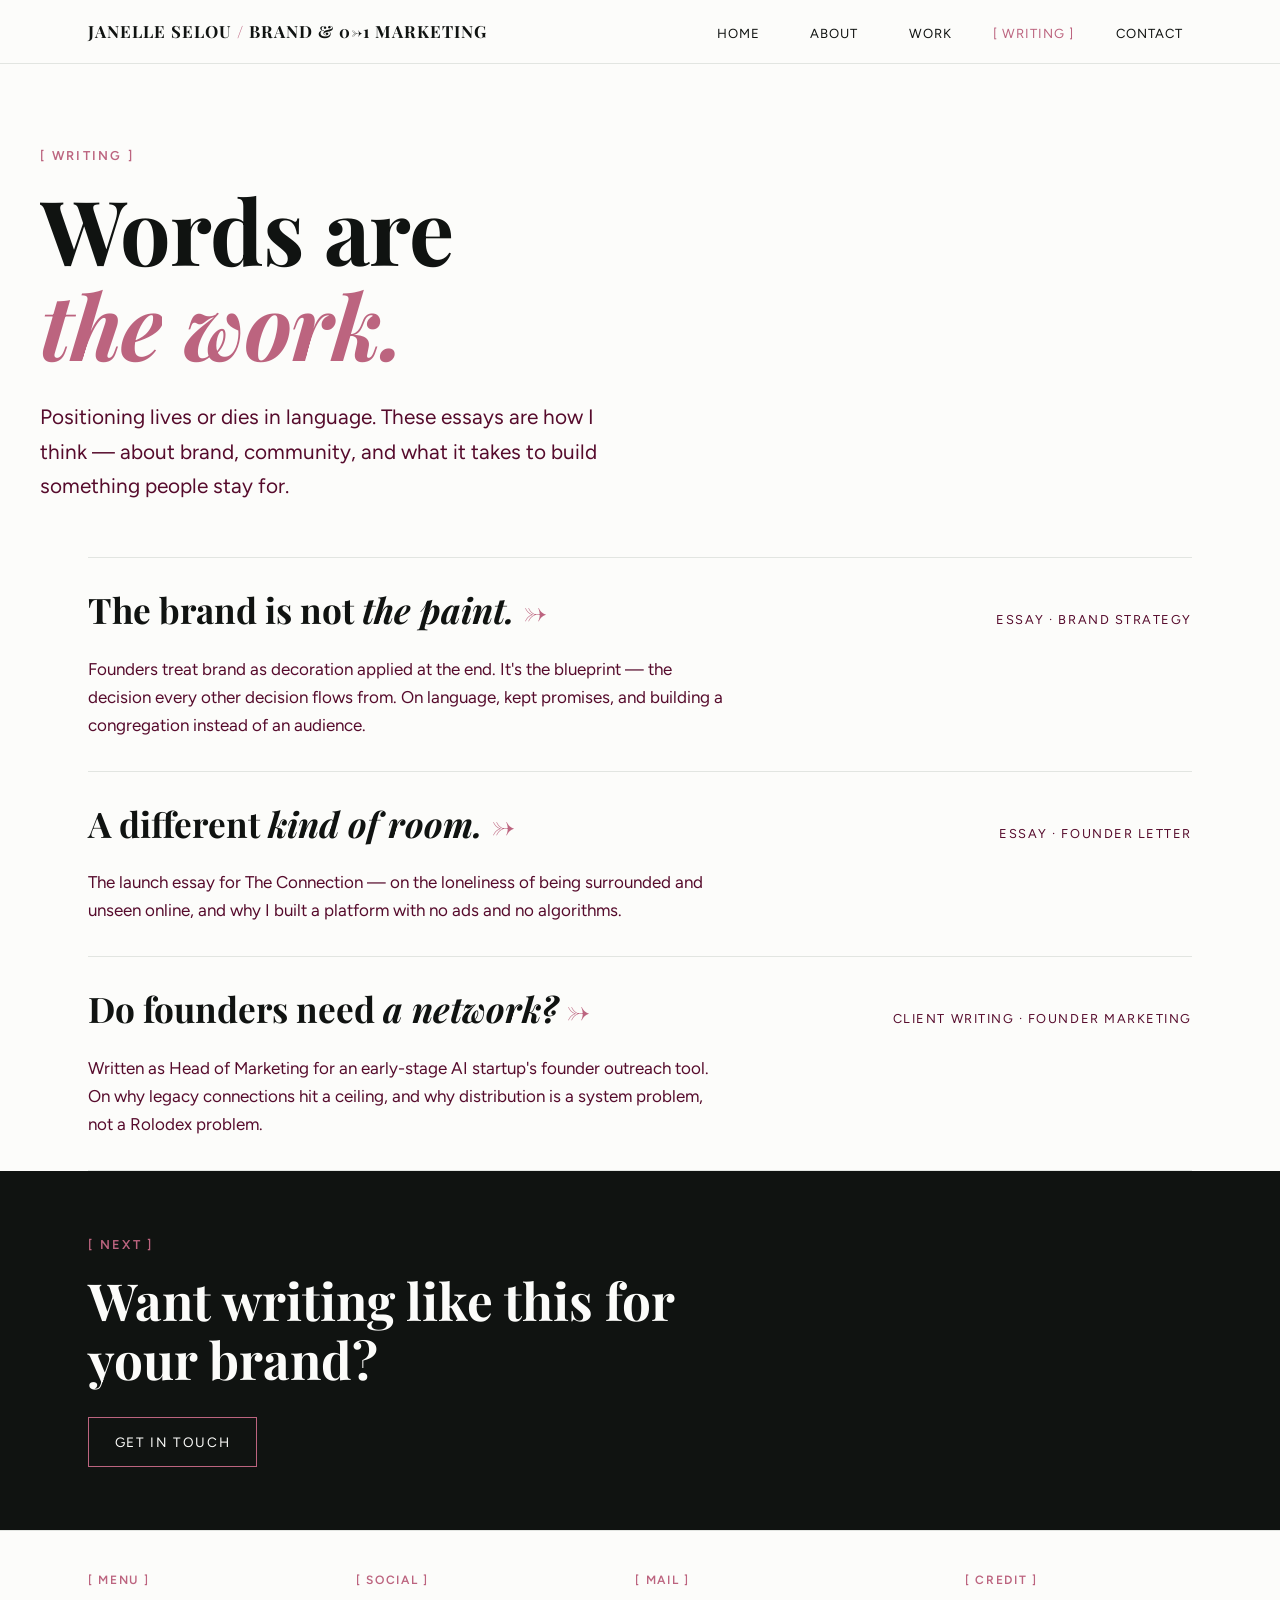
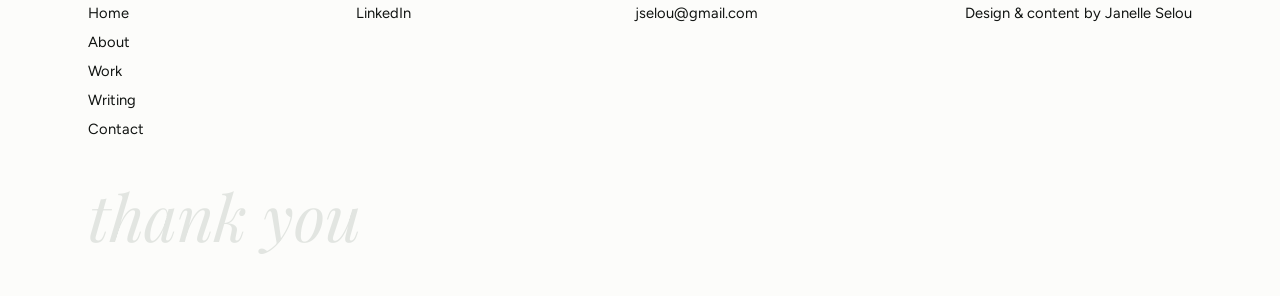
<file: writing.html>
<!DOCTYPE html>
<html lang="en">
<head>
  <meta charset="UTF-8" />
  <meta name="viewport" content="width=device-width, initial-scale=1.0" />
  <title>Writing — Janelle Selou</title>
  <meta name="description" content="Essays by Janelle Selou on brand, community, and building products from zero." />
  <link rel="preconnect" href="https://fonts.googleapis.com" />
  <link rel="preconnect" href="https://fonts.gstatic.com" crossorigin />
  <link href="https://fonts.googleapis.com/css2?family=Figtree:wght@400;500;600&family=Playfair+Display:ital,wght@0,700;1,600;1,700&display=swap" rel="stylesheet" />
  <link rel="stylesheet" href="styles.css" />
  <script src="theme-loader.js"></script>
  <script defer src="https://cdn.vercel-insights.com/v1/script.js"></script>
</head>
<body>
  <header>
    <nav class="nav">
      <a href="index.html" class="nav-name">JANELLE SELOU <span>/</span> BRAND &amp; 0→1 MARKETING</a>
      <ul class="nav-links">
        <li><a href="index.html">Home</a></li>
        <li><a href="about.html">About</a></li>
        <li><a href="work.html">Work</a></li>
        <li><a href="writing.html" class="active">Writing</a></li>
        <li><a href="contact.html">Contact</a></li>
      </ul>
    </nav>
  </header>

  <main>
    <section class="hero wrap">
      <p class="eyebrow">Writing</p>
      <h1 class="display"><span data-split>Words are</span><br /><em data-split>the work.</em></h1>
      <p class="lede reveal" style="margin-top:1.75rem">Positioning lives or dies in language. These essays are how I think — about brand, community, and what it takes to build something people stay for.</p>
    </section>

    <section class="wrap" style="padding-top:0">
      <div class="work-list" id="writing-list"></div>
    </section>

    <section class="cta-band">
      <div class="wrap">
        <p class="eyebrow reveal">Next</p>
        <h2 class="reveal">Want writing like this for your brand?</h2>
        <a class="btn reveal" href="contact.html">Get in touch</a>
      </div>
    </section>
  </main>

  <footer>
    <div class="wrap">
      <div class="footer-grid">
        <div>
          <p class="label">Menu</p>
          <ul>
            <li><a href="index.html">Home</a></li>
            <li><a href="about.html">About</a></li>
            <li><a href="work.html">Work</a></li>
            <li><a href="writing.html">Writing</a></li>
            <li><a href="contact.html">Contact</a></li>
          </ul>
        </div>
        <div>
          <p class="label">Social</p>
          <ul>
            <li><a href="https://www.linkedin.com/in/janelle-selou-9a8a5a1a1/" target="_blank" rel="noopener">LinkedIn</a></li>
          </ul>
        </div>
        <div>
          <p class="label">Mail</p>
          <ul><li><a href="mailto:jselou@gmail.com">jselou@gmail.com</a></li></ul>
        </div>
        <div>
          <p class="label">Credit</p>
          <ul><li>Design &amp; content by Janelle Selou</li></ul>
        </div>
      </div>
      <p class="footer-thanks">thank you</p>
    </div>
  </footer>

  <script src="script.js"></script>
  <script src="render-writing.js"></script>
</body>
</html>
</file>
<file: styles.css>
/* ============================================
   JANELLE SELOU — Portfolio
   Editorial light system · Playfair + Figtree
   ============================================ */

:root {
  --paper: #FCFCFA;
  --ink: #101311;
  --ink-soft: #494F4B;
  --gold: #0A6C4F;
  --sage: #EFF4F0;
  --line: #E2E5E1;
  --font-display: "Playfair Display", Georgia, serif;
  --font-body: "Figtree", -apple-system, sans-serif;
}

* { margin: 0; padding: 0; box-sizing: border-box; }

html { scroll-behavior: smooth; }

body {
  background: var(--paper);
  color: var(--ink);
  font-family: var(--font-body);
  font-size: 1.0625rem;
  line-height: 1.65;
  -webkit-font-smoothing: antialiased;
}

::selection { background: var(--gold); color: var(--paper); }

img { max-width: 100%; display: block; }
a { color: inherit; text-decoration: none; }

.wrap { max-width: 1200px; margin: 0 auto; padding: 0 clamp(1.25rem, 4vw, 3rem); }

/* ---------- Nav ---------- */
header {
  position: sticky; top: 0; z-index: 50;
  background: rgba(252, 252, 250, 0.92);
  backdrop-filter: blur(8px);
  border-bottom: 1px solid var(--line);
}
.nav {
  display: flex; align-items: baseline; justify-content: space-between;
  padding: 1.1rem clamp(1.25rem, 4vw, 3rem);
  max-width: 1200px; margin: 0 auto;
}
.nav-name {
  font-family: var(--font-display);
  font-weight: 700; font-size: 1.05rem; letter-spacing: 0.06em;
}
.nav-name span { color: var(--gold); }
.nav-links { display: flex; gap: clamp(0.75rem, 2.5vw, 2rem); list-style: none; }
.nav-links a {
  font-size: 0.82rem; letter-spacing: 0.08em; text-transform: uppercase;
  position: relative; transition: color 0.25s ease;
}
.nav-links a::before { content: "[ "; color: var(--gold); opacity: 0; transition: opacity 0.25s ease; }
.nav-links a::after  { content: " ]"; color: var(--gold); opacity: 0; transition: opacity 0.25s ease; }
.nav-links a:hover::before, .nav-links a:hover::after,
.nav-links a.active::before, .nav-links a.active::after { opacity: 1; }
.nav-links a.active { color: var(--gold); }

/* ---------- Type ---------- */
.eyebrow {
  font-size: 0.8rem; letter-spacing: 0.18em; text-transform: uppercase;
  color: var(--gold); font-weight: 600; margin-bottom: 1rem;
}
.eyebrow::before { content: "[ "; }
.eyebrow::after { content: " ]"; }

h1.display {
  font-family: var(--font-display);
  font-size: clamp(2.6rem, 7.5vw, 5.6rem);
  line-height: 1.06; font-weight: 700; letter-spacing: -0.01em;
}
h1.display em { font-style: italic; color: var(--gold); }

h2.section-title {
  font-family: var(--font-display);
  font-size: clamp(1.9rem, 4vw, 3rem);
  line-height: 1.12; font-weight: 700; margin-bottom: 1.5rem;
}

.lede { font-size: clamp(1.1rem, 1.8vw, 1.3rem); color: var(--ink-soft); max-width: 44ch; }

/* word-reveal masks */
.mask { display: inline-block; overflow: hidden; vertical-align: bottom; }
.mask > span { display: inline-block; transform: translateY(110%); }
.loaded .mask > span { transition: transform 0.7s cubic-bezier(0.22, 1, 0.36, 1); transform: translateY(0); }

/* scroll reveal */
.reveal { opacity: 0; transform: translateY(28px); transition: opacity 0.7s ease, transform 0.7s cubic-bezier(0.22, 1, 0.36, 1); }
.reveal.in { opacity: 1; transform: translateY(0); }

/* ---------- Hero ---------- */
.hero { padding: clamp(3.5rem, 9vh, 6.5rem) 0 clamp(2.5rem, 6vh, 4rem); }
.hero-meta {
  display: flex; flex-wrap: wrap; gap: 2.5rem;
  margin-top: 2.5rem; padding-top: 1.75rem; border-top: 1px solid var(--line);
}
.meta-item .label { font-size: 0.75rem; letter-spacing: 0.14em; text-transform: uppercase; color: var(--gold); font-weight: 600; }
.meta-item .label::before { content: "[ "; }
.meta-item .label::after { content: " ]"; }
.meta-item p { font-size: 0.95rem; margin-top: 0.35rem; }

/* ---------- Marquee ---------- */
.marquee {
  border-top: 1px solid var(--line); border-bottom: 1px solid var(--line);
  overflow: hidden; padding: 0.9rem 0; white-space: nowrap;
}
.marquee-track { display: inline-block; animation: marquee 28s linear infinite; }
.marquee-track span {
  font-family: var(--font-display); font-style: italic;
  font-size: 1.05rem; letter-spacing: 0.06em; margin-right: 0.75rem;
}
.marquee-track .dot { color: var(--gold); font-style: normal; }
@keyframes marquee { from { transform: translateX(0); } to { transform: translateX(-50%); } }

/* ---------- Sections ---------- */
section { padding: clamp(3rem, 7vh, 5rem) 0; }
.tint { background: var(--sage); }

/* labeled info rows (Kaisei-style) */
.info-row {
  display: grid; grid-template-columns: 180px 1fr; gap: 1.5rem;
  padding: 1.4rem 0; border-top: 1px solid var(--line); align-items: start;
}
.info-row:last-child { border-bottom: 1px solid var(--line); }
.info-row .label { font-size: 0.8rem; letter-spacing: 0.14em; text-transform: uppercase; color: var(--gold); font-weight: 600; padding-top: 0.2rem; }
.info-row .label::before { content: "[ "; }
.info-row .label::after { content: " ]"; }

/* ---------- Work cards ---------- */
.work-list { display: grid; gap: 0; }
.work-card {
  display: grid; grid-template-columns: 1fr auto; gap: 1rem;
  padding: 2rem 0; border-top: 1px solid var(--line);
  align-items: baseline; transition: padding-left 0.3s ease;
}
.work-card:hover { padding-left: 0.75rem; }
.work-card:last-child { border-bottom: 1px solid var(--line); }
.work-card h3 {
  font-family: var(--font-display); font-size: clamp(1.5rem, 3vw, 2.2rem);
  font-weight: 700; line-height: 1.15;
}
.work-card h3 .arrow { color: var(--gold); display: inline-block; transition: transform 0.3s ease; }
.work-card:hover h3 .arrow { transform: translateX(6px); }
.work-card .tag { font-size: 0.8rem; letter-spacing: 0.12em; text-transform: uppercase; color: var(--ink-soft); }
.work-card p { color: var(--ink-soft); max-width: 58ch; margin-top: 0.5rem; grid-column: 1 / -1; }
.work-card .stats { grid-column: 1 / -1; display: flex; flex-wrap: wrap; gap: 1.75rem; margin-top: 0.75rem; }
.stat b { font-family: var(--font-display); font-size: 1.35rem; color: var(--gold); }
.stat span { display: block; font-size: 0.8rem; letter-spacing: 0.08em; text-transform: uppercase; color: var(--ink-soft); }

/* ---------- Approach grid ---------- */
.grid-3 { display: grid; grid-template-columns: repeat(3, 1fr); gap: 2.5rem; margin-top: 2rem; }
.grid-3 h3 { font-family: var(--font-display); font-size: 1.4rem; margin-bottom: 0.6rem; }
.grid-3 h3::before { content: "[ "; color: var(--gold); }
.grid-3 h3::after { content: " ]"; color: var(--gold); }
.grid-3 p { color: var(--ink-soft); font-size: 0.98rem; }

/* ---------- Skills columns (about) ---------- */
.skills-grid { display: grid; grid-template-columns: repeat(auto-fit, minmax(200px, 1fr)); gap: 2rem; margin-top: 1.5rem; }
.skill-col h4 { font-size: 0.82rem; letter-spacing: 0.14em; text-transform: uppercase; color: var(--gold); margin-bottom: 0.75rem; }
.skill-col h4::before { content: "[ "; }
.skill-col h4::after { content: " ]"; }
.skill-col ul { list-style: none; }
.skill-col li { padding: 0.3rem 0; font-size: 0.95rem; border-bottom: 1px dotted var(--line); }

/* ---------- Contact ---------- */
.contact-big {
  font-family: var(--font-display); font-weight: 700;
  font-size: clamp(1.8rem, 5vw, 3.6rem); line-height: 1.15;
  display: inline-block; position: relative;
}
.contact-big::after {
  content: ""; position: absolute; left: 0; bottom: -6px;
  width: 100%; height: 3px; background: var(--gold);
  transform: scaleX(0); transform-origin: left; transition: transform 0.4s cubic-bezier(0.22, 1, 0.36, 1);
}
.contact-big:hover::after { transform: scaleX(1); }

/* ---------- CTA band ---------- */
.cta-band { background: var(--ink); color: var(--paper); }
.cta-band .eyebrow { color: var(--gold); }
.cta-band h2 { font-family: var(--font-display); font-size: clamp(1.9rem, 4.5vw, 3.2rem); line-height: 1.15; max-width: 20ch; }
.cta-band a.btn {
  display: inline-block; margin-top: 1.75rem;
  border: 1px solid var(--gold); color: var(--paper);
  padding: 0.8rem 1.6rem; font-size: 0.85rem; letter-spacing: 0.12em; text-transform: uppercase;
  transition: background 0.3s ease, color 0.3s ease;
}
.cta-band a.btn:hover { background: var(--gold); color: var(--ink); }

/* ---------- Footer ---------- */
footer { border-top: 1px solid var(--line); padding: 2.5rem 0 3rem; }
.footer-grid { display: flex; flex-wrap: wrap; justify-content: space-between; gap: 2rem; }
.footer-grid .label { font-size: 0.75rem; letter-spacing: 0.14em; text-transform: uppercase; color: var(--gold); font-weight: 600; margin-bottom: 0.5rem; }
.footer-grid .label::before { content: "[ "; }
.footer-grid .label::after { content: " ]"; }
.footer-grid ul { list-style: none; }
.footer-grid li { padding: 0.15rem 0; font-size: 0.92rem; }
.footer-grid a:hover { color: var(--gold); }
.footer-thanks {
  font-family: var(--font-display); font-style: italic;
  font-size: clamp(2rem, 6vw, 4rem); color: var(--line);
  margin-top: 2.5rem; line-height: 1;
}

/* ---------- Responsive ---------- */
@media (max-width: 720px) {
  .nav { flex-direction: column; gap: 0.5rem; align-items: flex-start; }
  .info-row { grid-template-columns: 1fr; gap: 0.4rem; padding: 1.1rem 0; }
  .grid-3 { grid-template-columns: 1fr; gap: 1.75rem; }
  .work-card { grid-template-columns: 1fr; }
}

@media (prefers-reduced-motion: reduce) {
  html { scroll-behavior: auto; }
  .mask > span { transform: none !important; transition: none !important; }
  .reveal { opacity: 1; transform: none; transition: none; }
  .marquee-track { animation: none; }
  * { transition-duration: 0.01ms !important; }
}

/* ---------- About portrait ---------- */
.about-hero-grid { display: grid; grid-template-columns: 1fr auto; gap: 3rem; align-items: end; margin-top: 1.75rem; }
.portrait { max-width: 260px; }
.portrait img { border-radius: 2px; box-shadow: 0 12px 32px rgba(19,26,44,0.14); height: auto; }
.portrait figcaption { font-size: 0.75rem; letter-spacing: 0.14em; text-transform: uppercase; color: var(--gold); font-weight: 600; margin-top: 0.6rem; font-family: var(--font-body); }
@media (max-width: 720px) { .about-hero-grid { grid-template-columns: 1fr; } .portrait { max-width: 200px; } }

/* ---------- Article ---------- */
.article-title { font-size: clamp(2.2rem, 5.5vw, 4.2rem); }
.article-body { max-width: 68ch; }
.article-body p { margin-bottom: 1.4rem; font-size: 1.08rem; line-height: 1.78; color: var(--ink); }
.article-body p:first-of-type::first-letter {
  font-family: var(--font-display); float: left; font-size: 3.6em; line-height: 0.85;
  padding-right: 0.12em; color: var(--gold); font-weight: 700;
}
.article-body h3 {
  font-family: var(--font-display); font-size: clamp(1.4rem, 2.6vw, 1.9rem);
  margin: 2.5rem 0 1.1rem; line-height: 1.2;
}
.article-body h3::before { content: "[ "; color: var(--gold); }
.article-body h3::after { content: " ]"; color: var(--gold); }
.article-back { margin-top: 3rem; }
.article-back a { font-size: 0.85rem; letter-spacing: 0.12em; text-transform: uppercase; color: var(--gold); font-weight: 600; }

/* ---------- Writing / Essays ---------- */
.essay { max-width: 720px; margin: 0 auto; }
.essay-title { font-family: var(--font-display); font-size: clamp(2.2rem, 5.5vw, 4rem); line-height: 1.1; font-weight: 700; margin-bottom: 1rem; }
.essay-deck { font-size: 1.15rem; color: var(--ink-soft); margin-bottom: 0.75rem; }
.essay-meta { font-size: 0.82rem; letter-spacing: 0.12em; text-transform: uppercase; color: var(--gold); font-weight: 600; margin-bottom: 2.5rem; }
.essay-body p { margin-bottom: 1.4rem; }
.essay-body > p:first-of-type::first-letter { font-family: var(--font-display); font-size: 3.4em; float: left; line-height: 0.85; padding-right: 0.12em; color: var(--gold); }
.essay-body h3 { font-family: var(--font-display); font-size: 1.6rem; margin: 2.5rem 0 1rem; }
.essay-sign { font-family: var(--font-display); font-style: italic; font-size: 1.3rem; }
.pullquote { font-family: var(--font-display); font-style: italic; font-size: clamp(1.4rem, 3vw, 2rem); line-height: 1.3; border-left: 3px solid var(--gold); padding: 0.5rem 0 0.5rem 1.5rem; margin: 2rem 0 0.5rem; }
.pullquote cite { display: block; font-family: var(--font-body); font-style: normal; font-size: 0.85rem; color: var(--ink-soft); margin-top: 0.75rem; }
.pullquote cite a { color: var(--gold); border-bottom: 1px solid var(--gold); }
.essay-nav { margin-top: 3rem; padding-top: 1.5rem; border-top: 1px solid var(--line); display: flex; justify-content: space-between; gap: 1rem; flex-wrap: wrap; }
.essay-nav a { color: var(--gold); font-size: 0.85rem; letter-spacing: 0.1em; text-transform: uppercase; font-weight: 600; }

/* ---------- Articles ---------- */
.article-title { font-size: clamp(2.2rem, 5.5vw, 4.2rem); }
.article-body { max-width: 68ch; }
.article-body p { margin-bottom: 1.4rem; }
.article-body > p:first-of-type::first-letter { font-family: var(--font-display); font-size: 3.3em; float: left; line-height: 0.85; padding-right: 0.12em; color: var(--gold); }
.article-body h3 { font-family: var(--font-display); font-size: 1.6rem; margin: 2.5rem 0 1rem; }
.article-back { margin-top: 3rem; padding-top: 1.5rem; border-top: 1px solid var(--line); max-width: 68ch; }
.article-back a { color: var(--gold); font-size: 0.85rem; letter-spacing: 0.1em; text-transform: uppercase; font-weight: 600; }

/* ---------- Case gallery ---------- */
.case-gallery { display: grid; grid-template-columns: repeat(3, 1fr); gap: 1.25rem; margin-top: 2rem; align-items: start; }
.case-gallery figure img { width: 100%; border: 1px solid var(--line); border-radius: 6px; }
.case-gallery figcaption { font-size: 0.8rem; color: var(--ink-soft); margin-top: 0.5rem; letter-spacing: 0.04em; }
@media (max-width: 720px) { .case-gallery { grid-template-columns: 1fr; } }

/* ---------- Carousel (Instagram-style posts, presentation decks) ---------- */
.carousel { position: relative; overflow: hidden; border-radius: 8px; border: 1px solid var(--line); margin-top: 2rem; background: var(--paper); }
.carousel-track { display: flex; transition: transform 0.4s cubic-bezier(0.22, 1, 0.36, 1); touch-action: pan-y; }
.carousel-slide { flex: 0 0 100%; display: flex; flex-direction: column; }
.carousel-slide-media {
  height: min(62vh, 560px); background: var(--sage);
  display: flex; align-items: center; justify-content: center; overflow: hidden;
}
.carousel-slide-media img { max-width: 100%; max-height: 100%; width: auto; height: auto; display: block; }
.carousel-caption { padding: 0.7rem 1rem 0.85rem; font-size: 0.85rem; color: var(--ink-soft); }
.carousel-btn {
  position: absolute; top: calc(min(62vh, 560px) / 2); transform: translateY(-50%);
  width: 36px; height: 36px; border-radius: 50%; border: none; cursor: pointer;
  background: rgba(16, 19, 17, 0.55); color: #fff; font-size: 1.1rem; line-height: 1;
  display: flex; align-items: center; justify-content: center; transition: background 0.2s ease;
}
.carousel-btn:hover { background: var(--gold); }
.carousel-btn.prev { left: 10px; }
.carousel-btn.next { right: 10px; }
.carousel-dots { display: flex; justify-content: center; gap: 6px; padding: 0.85rem 0; }
.carousel-dots .dot { width: 7px; height: 7px; border-radius: 50%; background: var(--line); border: none; cursor: pointer; padding: 0; }
.carousel-dots .dot.active { background: var(--gold); }
.carousel-counter {
  position: absolute; top: 10px; right: 10px; background: rgba(16, 19, 17, 0.55); color: #fff;
  font-size: 0.72rem; letter-spacing: 0.04em; padding: 0.2rem 0.55rem; border-radius: 999px;
}
@media (max-width: 720px) {
  .carousel-slide-media { height: min(52vh, 420px); }
  .carousel-btn { top: calc(min(52vh, 420px) / 2); }
}
</file>
<file: admin.css>
.admin-body { background: var(--sage); }
.admin-wrap { padding: 3rem clamp(1.25rem, 4vw, 3rem) 6rem; }
.hidden { display: none !important; }

.admin-card {
  background: var(--paper);
  border: 1px solid var(--line);
  border-radius: 10px;
  padding: 2rem clamp(1.25rem, 3vw, 2.5rem);
  max-width: 640px;
}

.admin-input, textarea.admin-input {
  width: 100%;
  font-family: var(--font-body);
  font-size: 0.95rem;
  padding: 0.65rem 0.8rem;
  border: 1px solid var(--line);
  border-radius: 6px;
  background: var(--paper);
  color: var(--ink);
  margin: 0.25rem 0 0.75rem;
}
textarea.admin-input { resize: vertical; }

.admin-btn {
  font-family: var(--font-body);
  font-size: 0.85rem;
  letter-spacing: 0.04em;
  padding: 0.65rem 1.3rem;
  border: 1px solid var(--gold);
  background: var(--gold);
  color: var(--paper);
  border-radius: 6px;
  cursor: pointer;
  transition: opacity 0.2s ease;
}
.admin-btn:hover { opacity: 0.85; }
.admin-btn-ghost { background: transparent; color: var(--gold); }

.admin-error { color: #B3261E; font-size: 0.85rem; margin-top: 0.75rem; min-height: 1.2em; }
.admin-status { font-size: 0.85rem; color: var(--gold); margin-left: 0.85rem; }

.admin-toprow {
  display: flex; align-items: center; justify-content: space-between;
  margin-bottom: 1.5rem;
}
#who { font-weight: 600; color: var(--gold); }

.admin-tabs { display: flex; gap: 0.5rem; margin-bottom: 2rem; flex-wrap: wrap; }
.admin-tab {
  font-family: var(--font-body); font-size: 0.85rem; letter-spacing: 0.04em;
  padding: 0.55rem 1.1rem; border-radius: 999px; border: 1px solid var(--line);
  background: var(--paper); color: var(--ink); cursor: pointer;
}
.admin-tab.active { background: var(--ink); color: var(--paper); border-color: var(--ink); }

.admin-panel { display: none; background: var(--paper); border: 1px solid var(--line); border-radius: 10px; padding: 1.75rem clamp(1.25rem, 3vw, 2.5rem); }
.admin-panel.active { display: block; }

.admin-grid-2 { display: grid; grid-template-columns: 1fr 1fr; gap: 0 1.5rem; }
@media (max-width: 640px) { .admin-grid-2 { grid-template-columns: 1fr; } }

.admin-field label { display: block; font-size: 0.8rem; letter-spacing: 0.08em; text-transform: uppercase; color: var(--ink-soft); font-weight: 600; margin-top: 0.5rem; }

.admin-item-card {
  border: 1px solid var(--line); border-radius: 8px; padding: 1.25rem; margin-bottom: 1.25rem; background: var(--sage);
}
.admin-item-card .admin-item-head { display: flex; justify-content: space-between; align-items: center; margin-bottom: 0.75rem; }
.admin-item-card .admin-item-head strong { font-family: var(--font-display); }
.admin-remove-btn { background: none; border: none; color: #B3261E; font-size: 0.8rem; cursor: pointer; text-decoration: underline; }

.admin-row-list .admin-row-item { display: grid; grid-template-columns: 140px 1fr auto; gap: 0.5rem; margin-bottom: 0.5rem; align-items: start; }
.admin-mini-btn { font-size: 0.78rem; padding: 0.4rem 0.7rem; border: 1px solid var(--line); background: var(--paper); border-radius: 5px; cursor: pointer; }

.admin-image-item { display: flex; gap: 0.4rem; align-items: center; margin-bottom: 0.5rem; }
.admin-image-item img { width: 56px; height: 56px; object-fit: cover; border-radius: 4px; border: 1px solid var(--line); flex-shrink: 0; }
.admin-image-item input { flex: 1; }
.admin-image-item .admin-mini-btn { flex-shrink: 0; padding: 0.4rem 0.55rem; }

.color-swatch-row { display: flex; align-items: center; gap: 0.6rem; }
.color-swatch-row input[type="color"] { width: 44px; height: 38px; padding: 2px; border: 1px solid var(--line); border-radius: 6px; background: var(--paper); cursor: pointer; }
</file>
